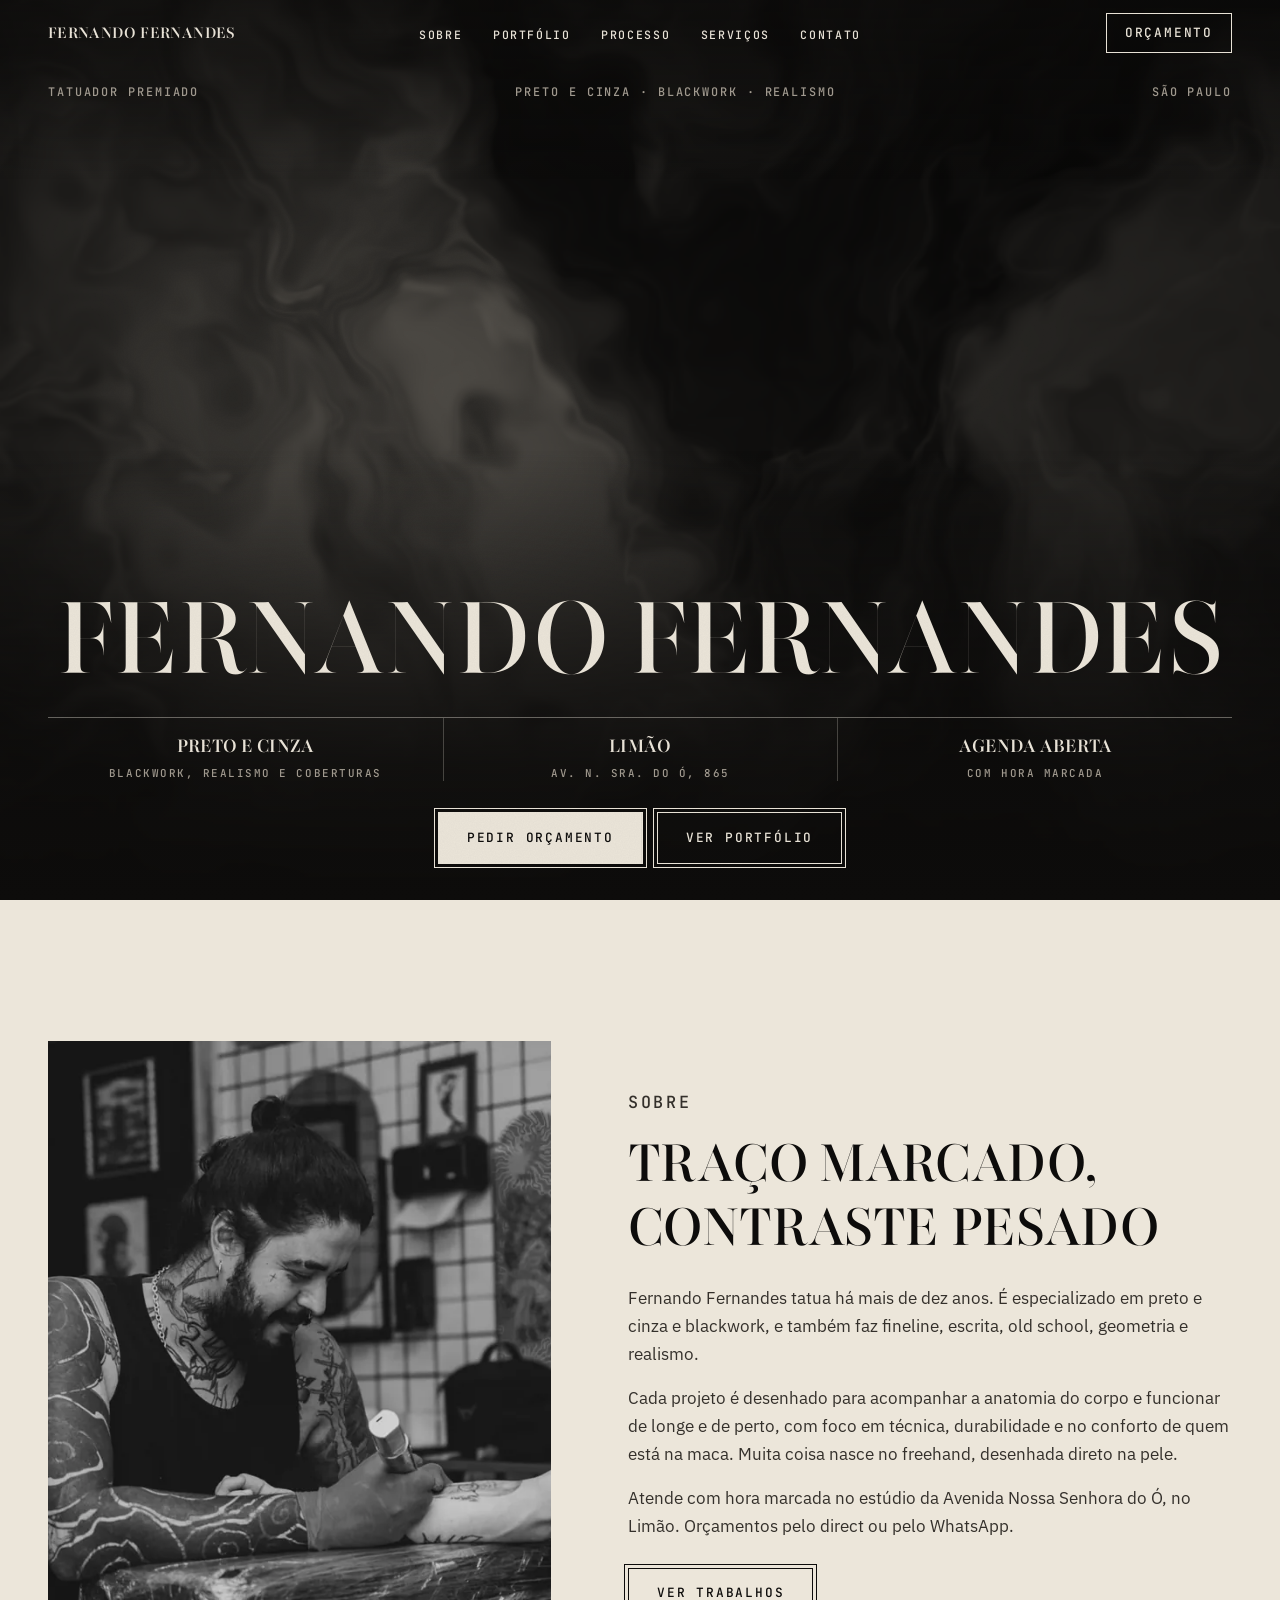
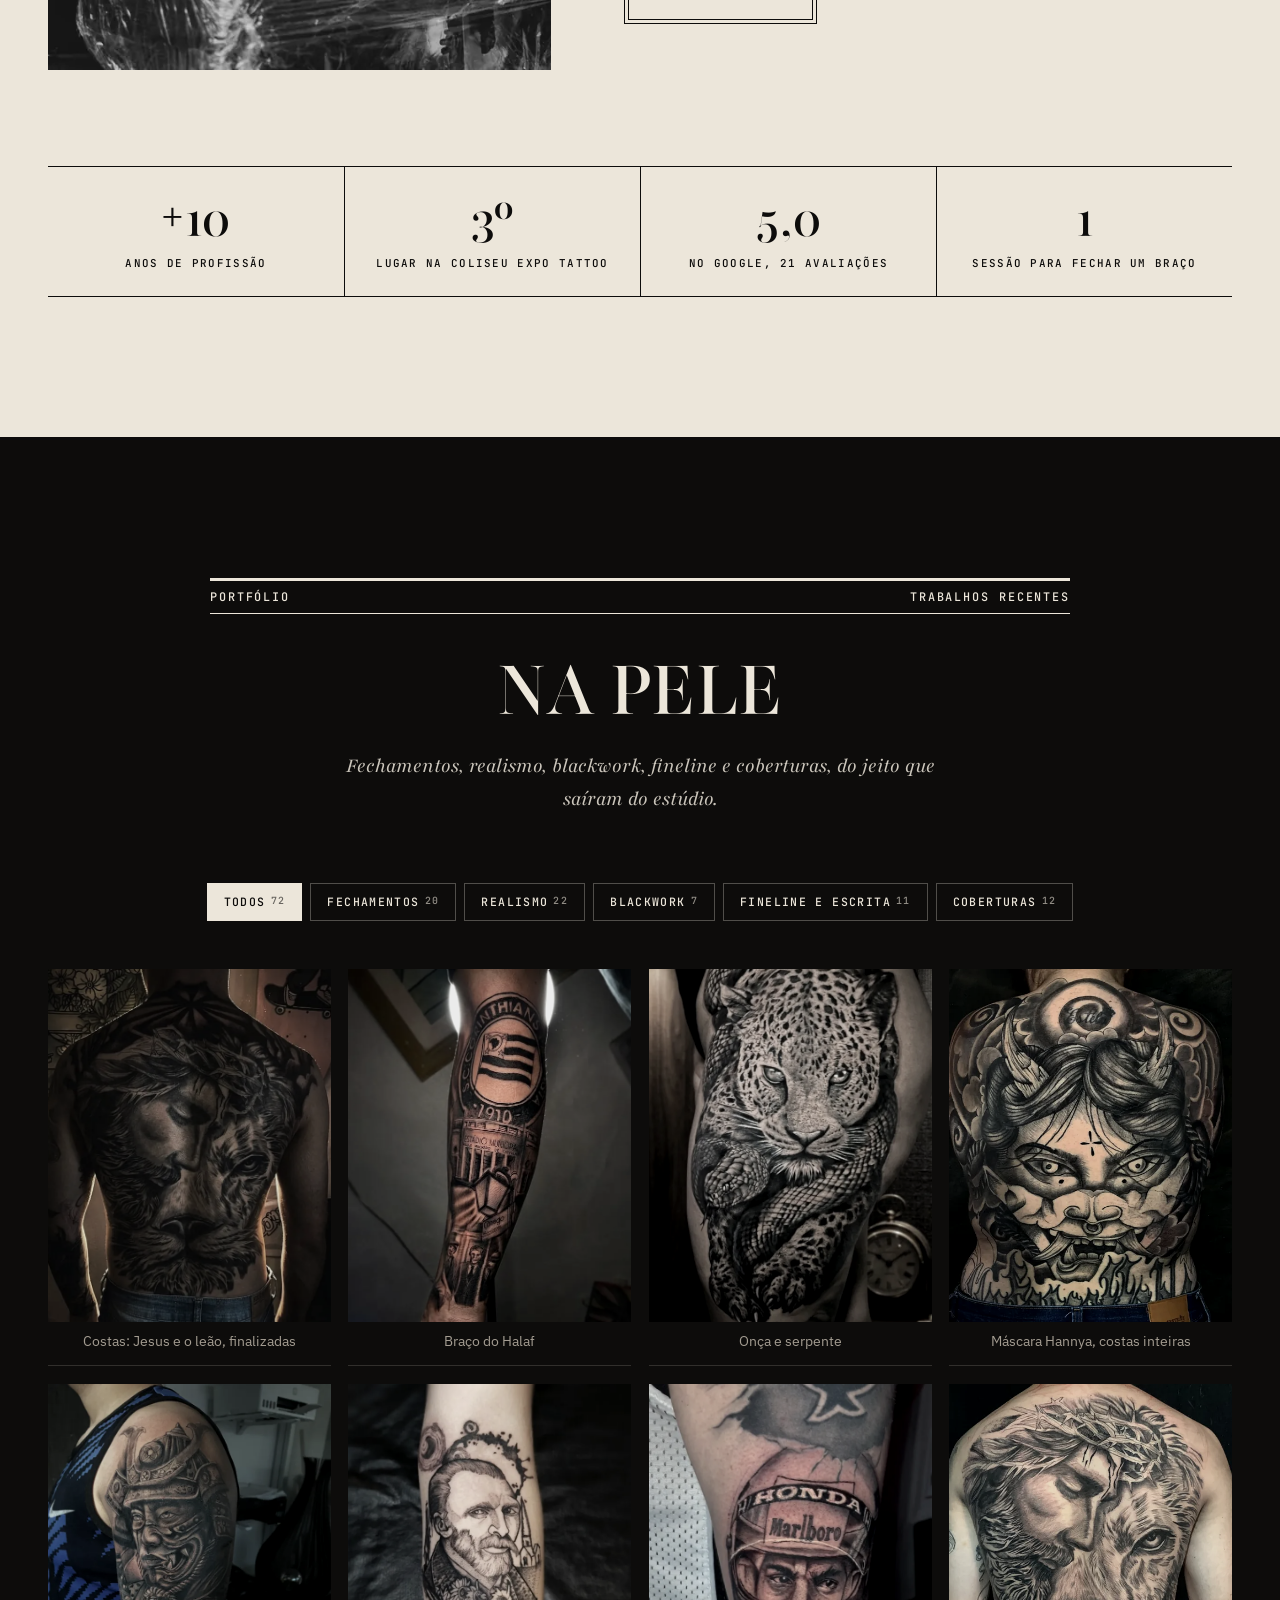
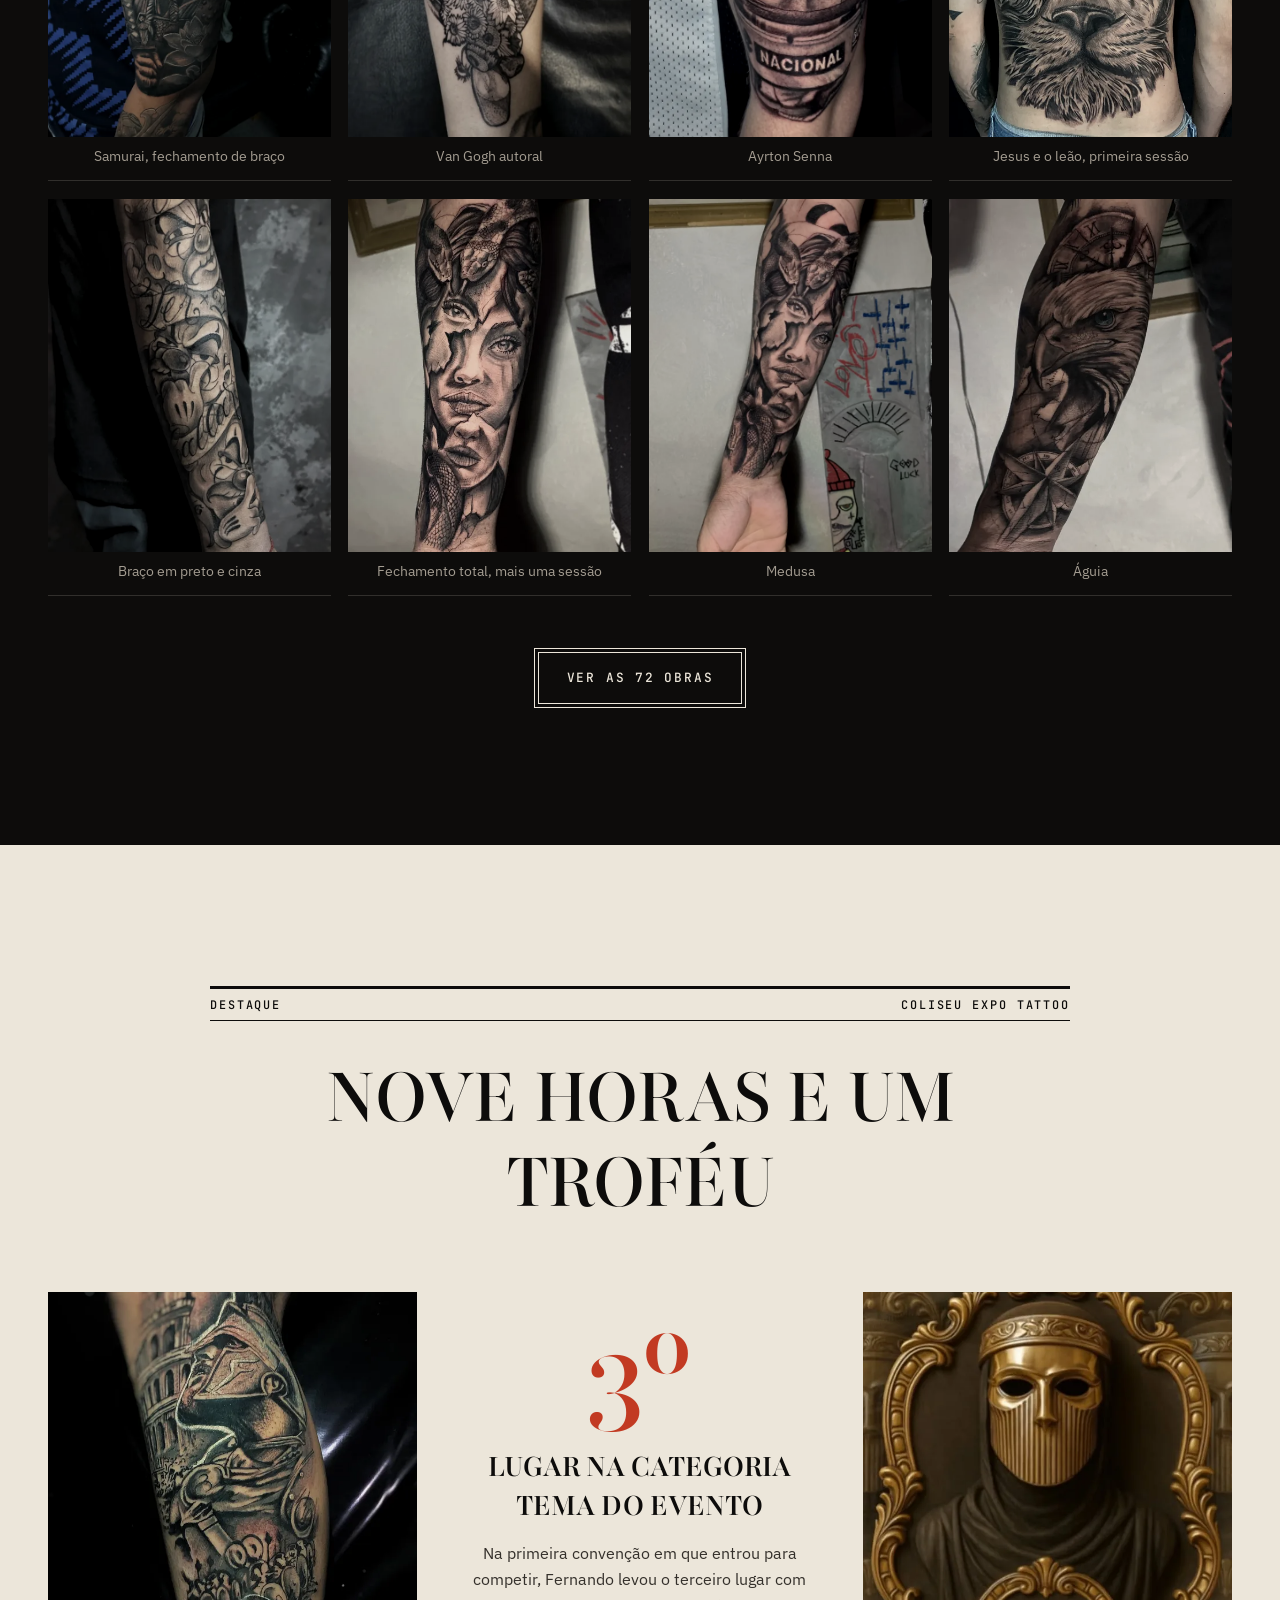
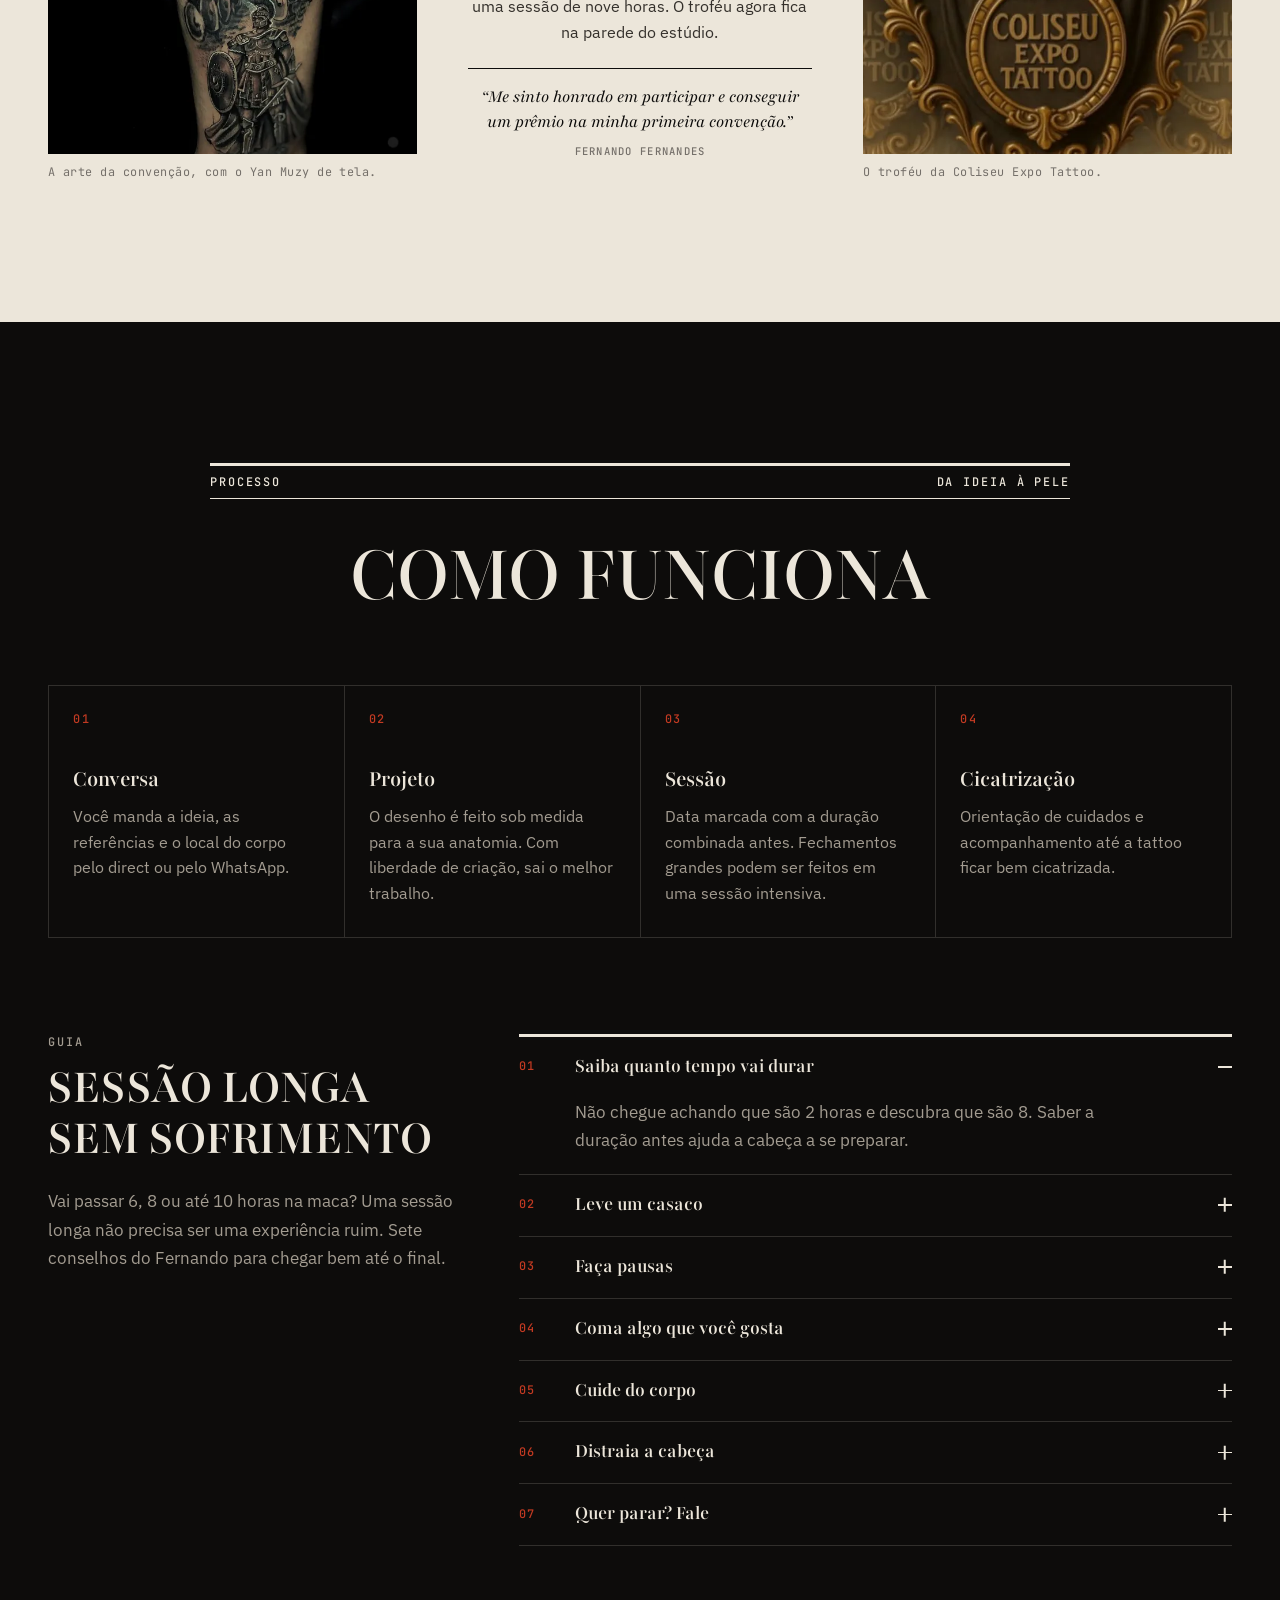
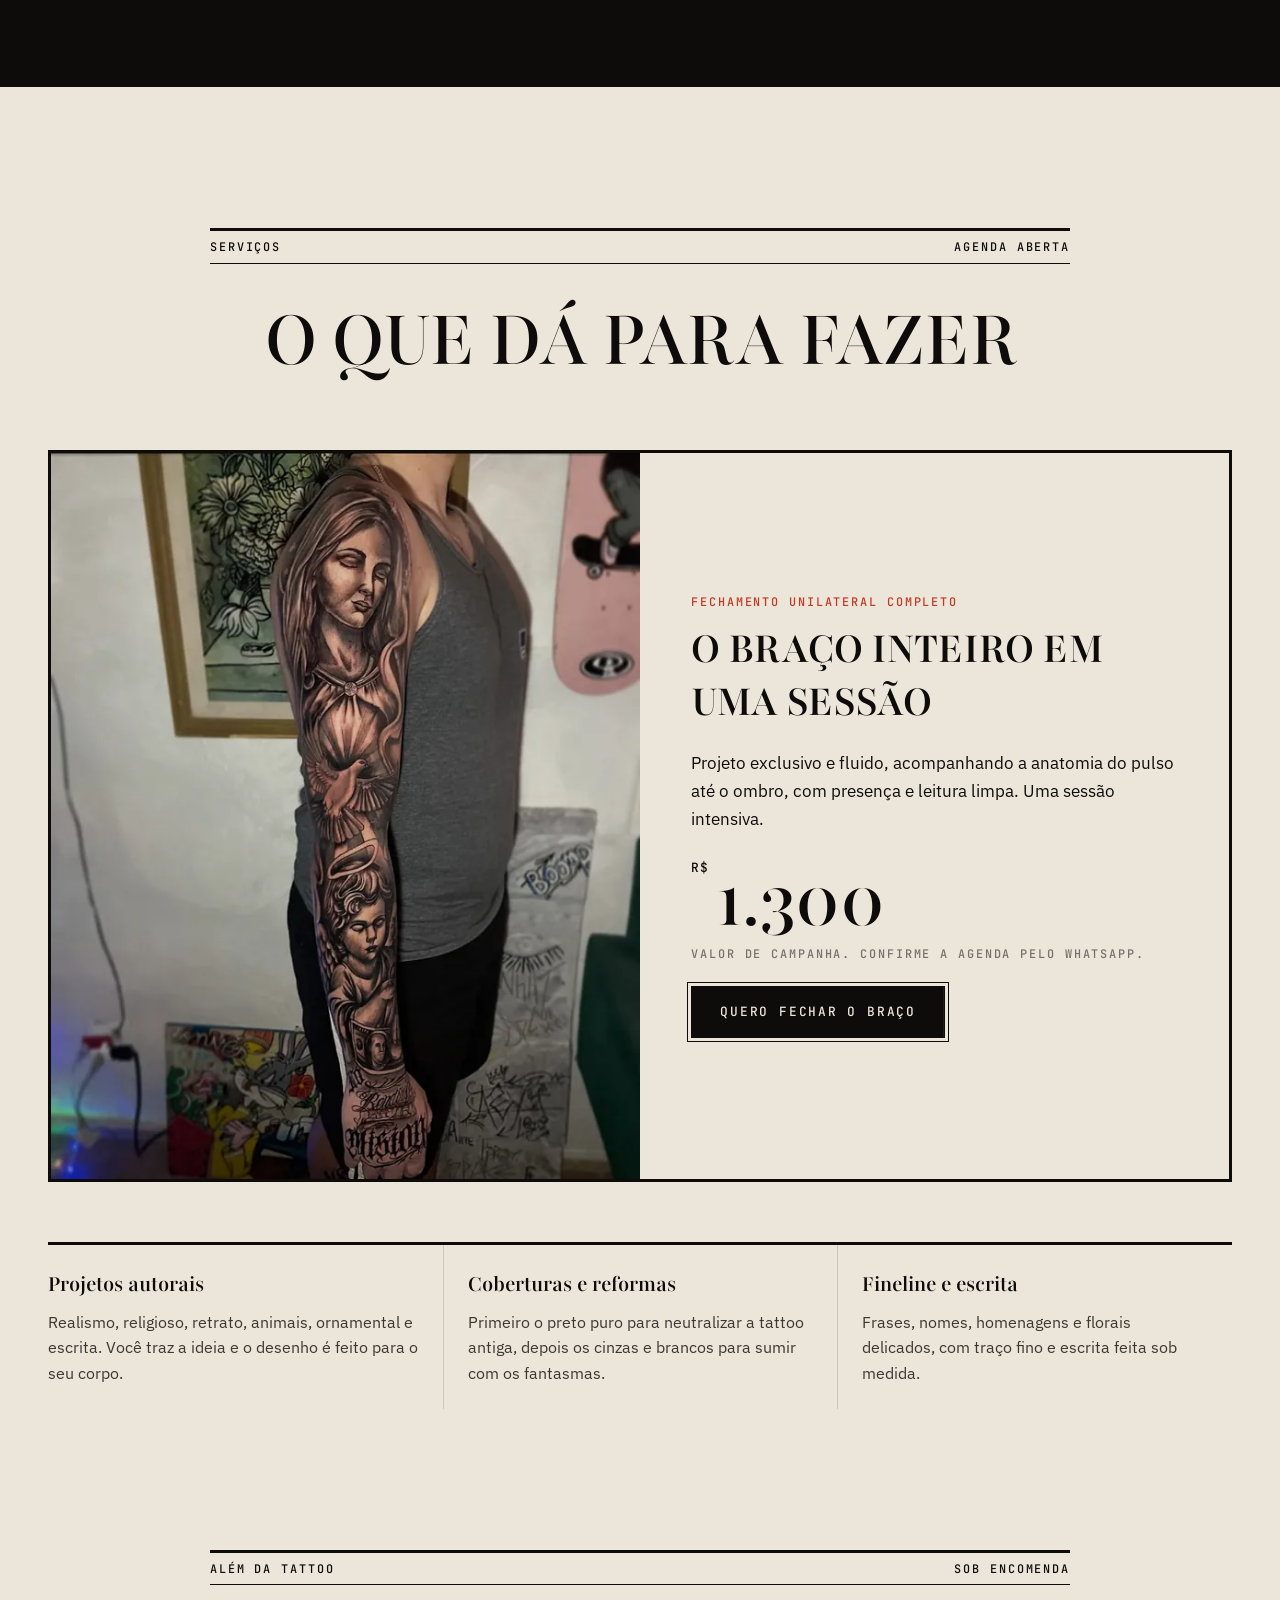
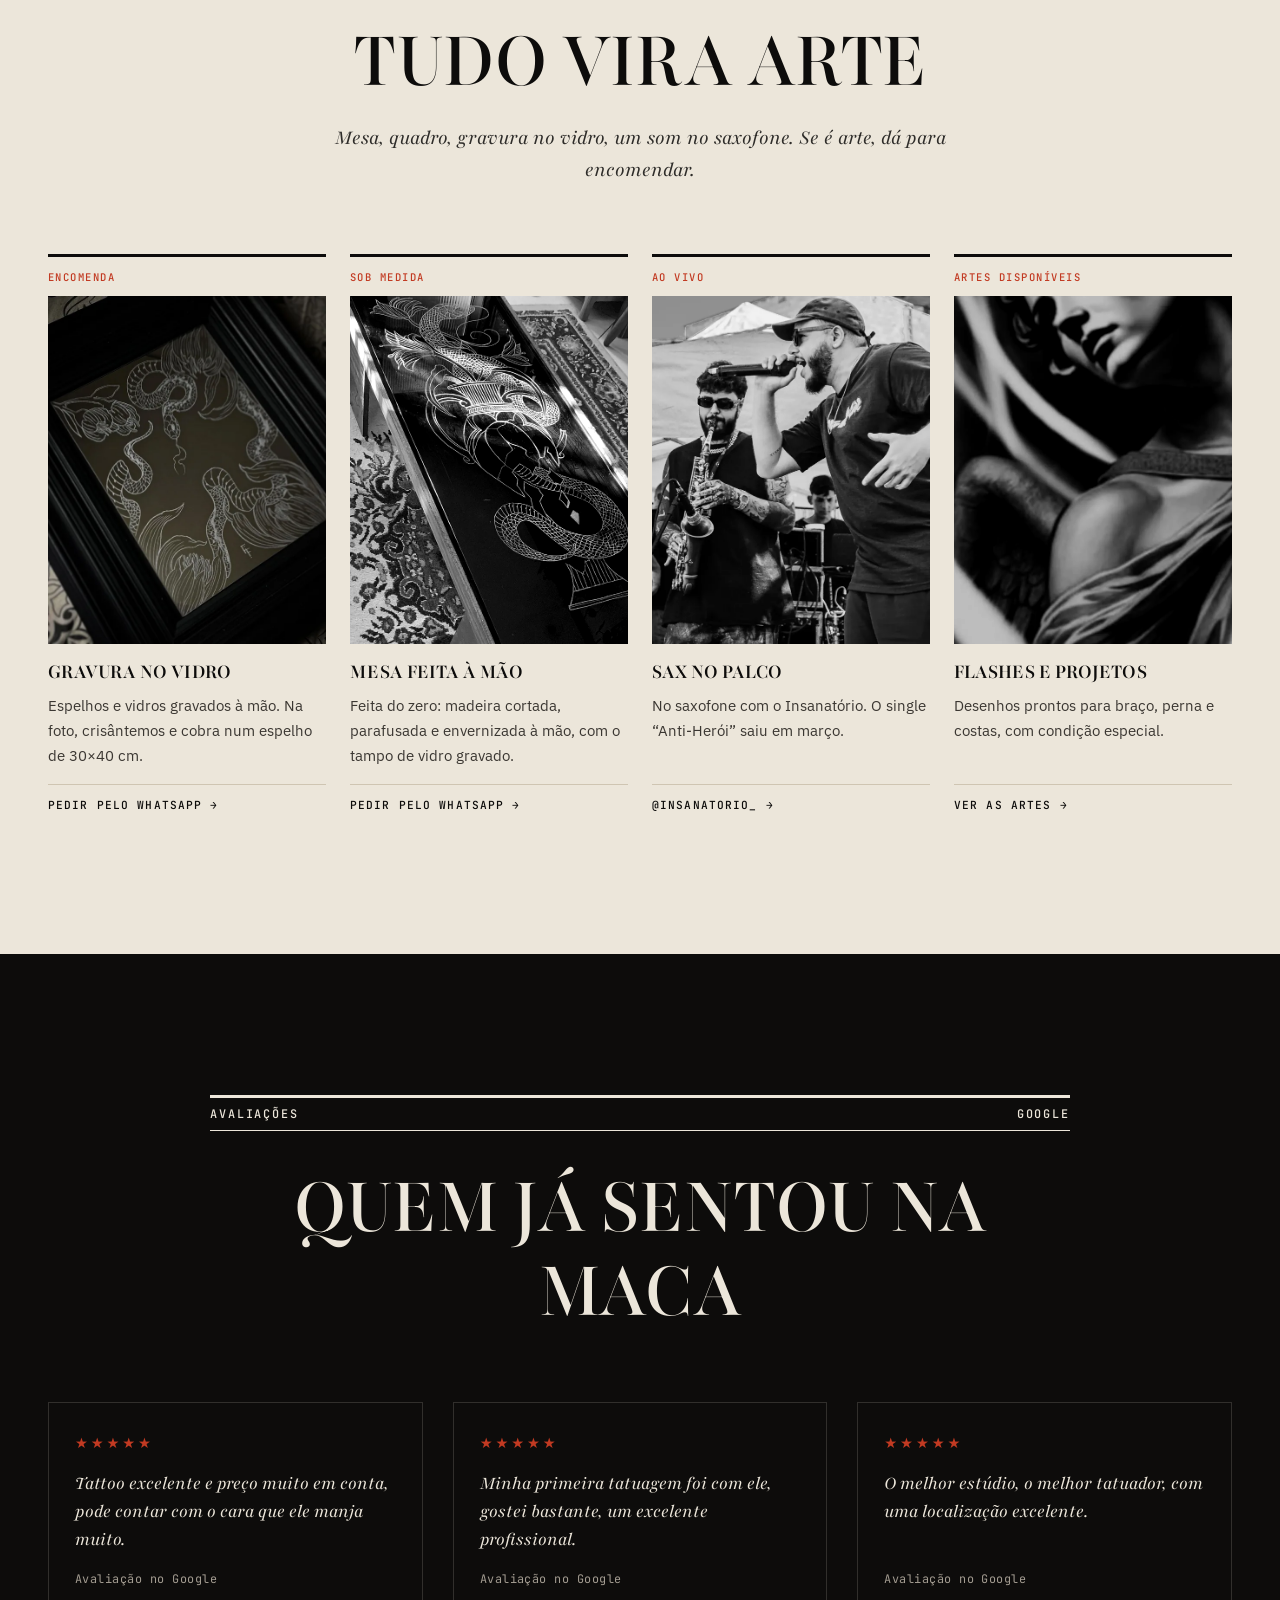
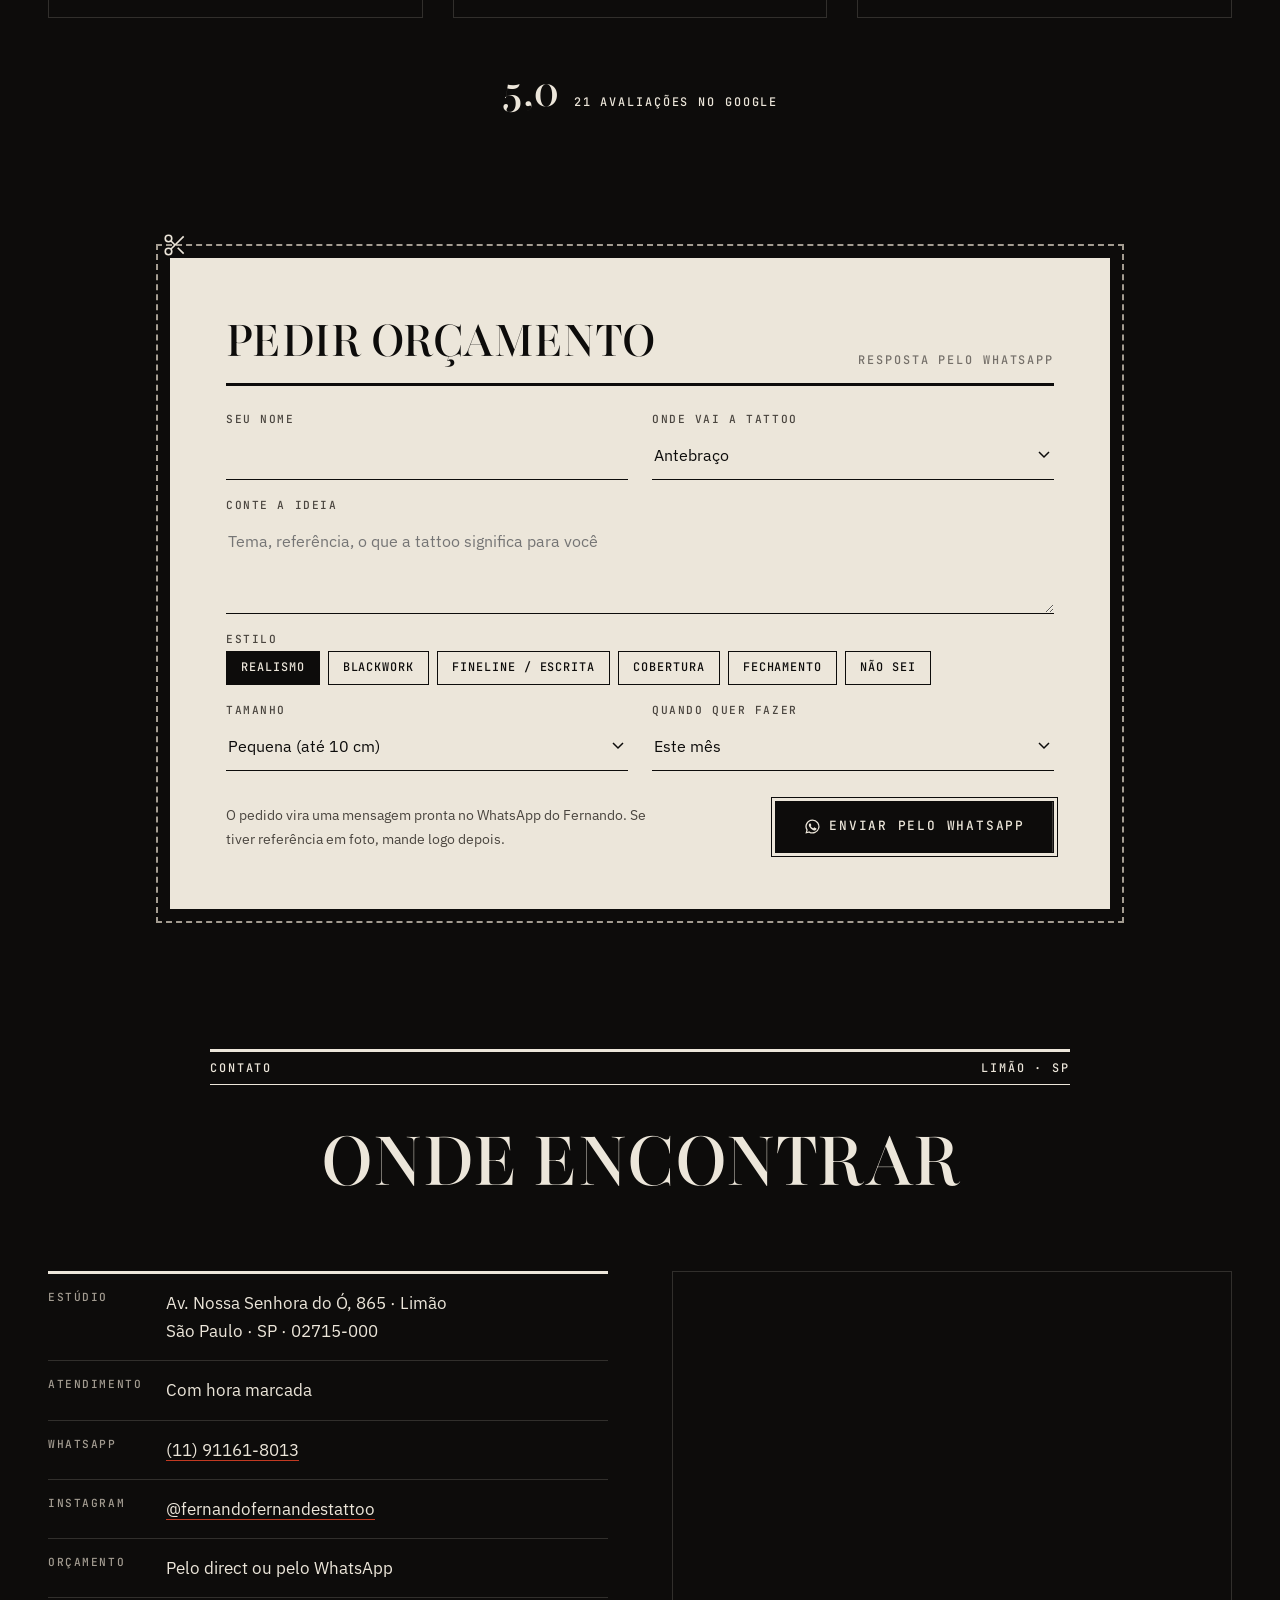
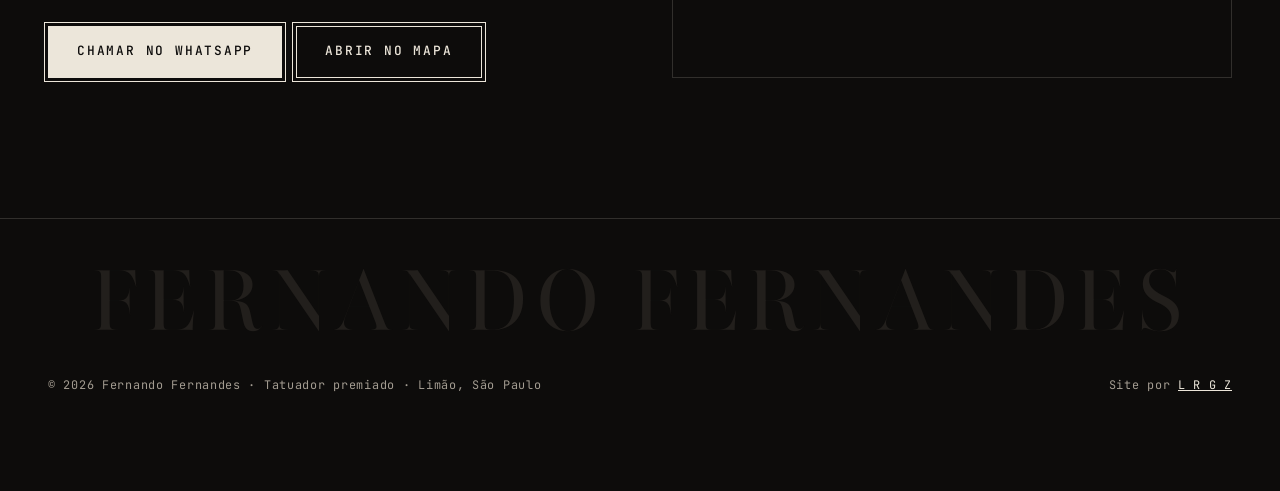
<file: index.html>
<!doctype html>
<html lang="pt-BR">
<head>
<meta charset="utf-8">
<meta name="viewport" content="width=device-width, initial-scale=1, viewport-fit=cover">
<title>Fernando Fernandes · Tatuador premiado em preto e cinza · Limão, São Paulo</title>
<meta name="description" content="Fernando Fernandes, tatuador premiado especializado em preto e cinza e blackwork, com mais de 10 anos de experiência. Fechamentos, realismo, coberturas e projetos autorais no Limão, Zona Norte de São Paulo. Atendimento com hora marcada.">
<meta name="robots" content="index, follow, max-image-preview:large">
<meta name="theme-color" content="#0d0c0b">
<link rel="canonical" href="https://azeugral.github.io/fernando-fernandes/">
<meta property="og:url" content="https://azeugral.github.io/fernando-fernandes/">
<meta property="og:type" content="website">
<meta property="og:locale" content="pt_BR">
<meta property="og:site_name" content="Fernando Fernandes Tattoo">
<meta property="og:title" content="Fernando Fernandes · Tatuador premiado">
<meta property="og:description" content="Preto e cinza e blackwork no Limão, Zona Norte de São Paulo. Orçamento pelo WhatsApp.">
<meta property="og:image" content="https://azeugral.github.io/fernando-fernandes/og.jpg">
<meta property="og:image:width" content="1200">
<meta property="og:image:height" content="630">
<meta property="og:image:alt" content="Fernando Fernandes, tatuador premiado em preto e cinza">
<meta name="twitter:card" content="summary_large_image">
<meta name="twitter:image" content="https://azeugral.github.io/fernando-fernandes/og.jpg">
<link rel="icon" href="favicon.ico" sizes="any">
<link rel="icon" href="favicon-32.png" type="image/png">
<link rel="apple-touch-icon" href="apple-touch-icon.png">
<link rel="preconnect" href="https://fonts.googleapis.com">
<link rel="preconnect" href="https://fonts.gstatic.com" crossorigin>
<link rel="stylesheet" href="https://fonts.googleapis.com/css2?family=Playfair:ital,opsz,wdth,wght@0,5..1200,87.5..112.5,300..900;1,5..1200,87.5..112.5,300..900&family=IBM+Plex+Sans:ital,wght@0,400;0,500;0,600;1,400&family=JetBrains+Mono:wght@400;500&display=swap">
<link rel="stylesheet" href="assets/css/revista.css">
<script type="application/ld+json">
{
  "@context": "https://schema.org",
  "@type": "TattooParlor",
  "name": "Fernando Fernandes Tattoo",
  "image": "https://azeugral.github.io/fernando-fernandes/og.jpg",
  "url": "https://azeugral.github.io/fernando-fernandes/",
  "priceRange": "$$",
  "areaServed": "São Paulo",
  "telephone": "+55 11 91161-8013",
  "address": {"@type": "PostalAddress", "streetAddress": "Avenida Nossa Senhora do Ó, 865", "addressLocality": "São Paulo", "addressRegion": "SP", "postalCode": "02715-000", "addressCountry": "BR"},
  "aggregateRating": {"@type": "AggregateRating", "ratingValue": "5.0", "reviewCount": "21"},
  "sameAs": ["https://www.instagram.com/fernandofernandestattoo/"]
}
</script>
</head>
<body>

<header class="topo" id="topo">
  <div class="wrap">
    <a class="marca" href="#inicio">Fernando Fernandes</a>
    <nav aria-label="Principal">
      <ul>
        <li><a href="#sobre">Sobre</a></li>
        <li><a href="#portfolio">Portfólio</a></li>
        <li><a href="#processo">Processo</a></li>
        <li><a href="#servicos">Serviços</a></li>
        <li><a href="#contato">Contato</a></li>
      </ul>
    </nav>
    <div class="acoes">
      <a class="btn" href="#orcamento">Orçamento</a>
      <button class="menu-btn" type="button" aria-expanded="false" aria-controls="gaveta">Menu</button>
    </div>
  </div>
</header>

<div class="gaveta" id="gaveta" aria-hidden="true">
  <div class="linha-topo">
    <span class="rotulo">Fernando Fernandes</span>
    <button class="fechar" type="button">Fechar</button>
  </div>
  <ol>
    <li><a href="#sobre">Sobre</a></li>
    <li><a href="#portfolio">Portfólio</a></li>
    <li><a href="#processo">Processo</a></li>
    <li><a href="#servicos">Serviços</a></li>
    <li><a href="#avaliacoes">Avaliações</a></li>
    <li><a href="#contato">Contato</a></li>
  </ol>
  <a class="btn escuro cheio" href="#orcamento">Pedir orçamento</a>
</div>

<main>

<!-- HERO -->
<section class="hero" id="inicio">
  <canvas class="hero-tinta" id="tinta" aria-hidden="true"></canvas>
  <video class="hero-video" id="tinta-video" muted loop playsinline webkit-playsinline disablepictureinpicture preload="none" poster="assets/img/tinta-poster.webp" data-em-pe="assets/video/tinta-celular.mp4" data-deitado="assets/video/tinta-deitado.mp4" aria-hidden="true"></video>

  <div class="hero-topo rotulo">
    <div class="wrap"><span>Tatuador premiado</span><span class="some">Preto e cinza · Blackwork · Realismo</span><span>São Paulo</span></div>
  </div>

  <div class="hero-corpo">
    <h1 id="nome"><span>Fernando</span> <span>Fernandes</span></h1>
    <div class="hero-info">
      <div><b>Preto e cinza</b><span>Blackwork, realismo e coberturas</span></div>
      <div><b>Limão</b><span>Av. N. Sra. do Ó, 865</span></div>
      <div><b>Agenda aberta</b><span>Com hora marcada</span></div>
    </div>
    <div class="hero-acoes">
      <a class="btn cheio" href="#orcamento">Pedir orçamento</a>
      <a class="btn" href="#portfolio">Ver portfólio</a>
    </div>
  </div>
</section>

<!-- SOBRE -->
<section class="papel secao" id="sobre">
  <div class="wrap">
    <div class="sobre">
      <figure class="surge">
        <img src="assets/img/fer-maquina-720.webp" srcset="assets/img/fer-maquina-720.webp 720w, assets/img/fer-maquina-1200.webp 1200w" sizes="(max-width: 820px) 92vw, 540px" alt="Fernando Fernandes tatuando um antebraço no estúdio" loading="lazy" width="720" height="720">
      </figure>
      <div class="surge">
        <p class="rotulo vermelho">Sobre</p>
        <h2 class="display">Traço marcado, contraste pesado</h2>
        <p>Fernando Fernandes tatua há mais de dez anos. É especializado em preto e cinza e blackwork, e também faz fineline, escrita, old school, geometria e realismo.</p>
        <p>Cada projeto é desenhado para acompanhar a anatomia do corpo e funcionar de longe e de perto, com foco em técnica, durabilidade e no conforto de quem está na maca. Muita coisa nasce no freehand, desenhada direto na pele.</p>
        <p>Atende com hora marcada no estúdio da Avenida Nossa Senhora do Ó, no Limão. Orçamentos pelo direct ou pelo WhatsApp.</p>
        <a class="btn escuro" href="#portfolio" style="margin-top: 10px;">Ver trabalhos</a>
      </div>
    </div>

    <div class="ficha surge" aria-label="Em números">
      <div><b><i>+</i>10</b><span>anos de profissão</span></div>
      <div><b>3º</b><span>lugar na Coliseu Expo Tattoo</span></div>
      <div><b>5,0</b><span>no Google, 21 avaliações</span></div>
      <div><b>1</b><span>sessão para fechar um braço</span></div>
    </div>
  </div>
</section>

<!-- PORTFÓLIO -->
<section class="tinta secao" id="portfolio">
  <div class="wrap">
    <div class="cab">
      <div class="regua rotulo"><span>Portfólio</span><span>Trabalhos recentes</span></div>
      <h2 class="display">Na pele</h2>
      <p class="olho">Fechamentos, realismo, blackwork, fineline e coberturas, do jeito que saíram do estúdio.</p>
    </div>
    <div class="filtros" role="group" aria-label="Filtrar portfólio"></div>
    <div class="galeria" id="galeria" data-limite="12"></div>
    <div class="portfolio-pe">
      <a class="btn" href="portfolio.html">Ver as 72 obras</a>
    </div>
  </div>
</section>

<!-- DESTAQUE -->
<section class="papel secao" id="premio">
  <div class="wrap">
    <div class="cab">
      <div class="regua rotulo"><span>Destaque</span><span>Coliseu Expo Tattoo</span></div>
      <h2 class="display">Nove horas e um troféu</h2>
    </div>
    <div class="premio">
      <figure class="surge">
        <img src="assets/obras/o163-640.webp" srcset="assets/obras/o163-640.webp 640w, assets/obras/o163-1280.webp 1280w" sizes="(max-width: 820px) 46vw, 400px" alt="Tatuagem de perna feita para a Coliseu Expo Tattoo" loading="lazy" width="640" height="800">
        <figcaption>A arte da convenção, com o Yan Muzy de tela.</figcaption>
      </figure>
      <div class="texto surge">
        <span class="lugar">3º</span>
        <h3>Lugar na categoria tema do evento</h3>
        <p>Na primeira convenção em que entrou para competir, Fernando levou o terceiro lugar com uma sessão de nove horas. O troféu agora fica na parede do estúdio.</p>
        <blockquote class="citacao">“Me sinto honrado em participar e conseguir um prêmio na minha primeira convenção.”<cite>Fernando Fernandes</cite></blockquote>
      </div>
      <figure class="surge">
        <img src="assets/img/premio-640.webp" srcset="assets/img/premio-640.webp 640w, assets/img/premio-1000.webp 1000w" sizes="(max-width: 820px) 46vw, 400px" alt="Troféu da Coliseu Expo Tattoo, uma máscara dourada em moldura barroca" loading="lazy" width="640" height="800">
        <figcaption>O troféu da Coliseu Expo Tattoo.</figcaption>
      </figure>
    </div>
  </div>
</section>

<!-- PROCESSO -->
<section class="tinta secao" id="processo">
  <div class="wrap">
    <div class="cab">
      <div class="regua rotulo"><span>Processo</span><span>Da ideia à pele</span></div>
      <h2 class="display">Como funciona</h2>
    </div>
    <ol class="passos">
      <li class="surge"><h3>Conversa</h3><p>Você manda a ideia, as referências e o local do corpo pelo direct ou pelo WhatsApp.</p></li>
      <li class="surge"><h3>Projeto</h3><p>O desenho é feito sob medida para a sua anatomia. Com liberdade de criação, sai o melhor trabalho.</p></li>
      <li class="surge"><h3>Sessão</h3><p>Data marcada com a duração combinada antes. Fechamentos grandes podem ser feitos em uma sessão intensiva.</p></li>
      <li class="surge"><h3>Cicatrização</h3><p>Orientação de cuidados e acompanhamento até a tattoo ficar bem cicatrizada.</p></li>
    </ol>

    <div class="guia">
      <div class="surge">
        <p class="rotulo vermelho">Guia</p>
        <h3>Sessão longa sem sofrimento</h3>
        <p>Vai passar 6, 8 ou até 10 horas na maca? Uma sessão longa não precisa ser uma experiência ruim. Sete conselhos do Fernando para chegar bem até o final.</p>
      </div>
      <div class="dicas surge">
        <details open><summary><span class="n">01</span>Saiba quanto tempo vai durar<span class="mais"></span></summary><p>Não chegue achando que são 2 horas e descubra que são 8. Saber a duração antes ajuda a cabeça a se preparar.</p></details>
        <details><summary><span class="n">02</span>Leve um casaco<span class="mais"></span></summary><p>O estúdio pode estar gelado e você fica horas parado. Ficar aquecido faz muita diferença.</p></details>
        <details><summary><span class="n">03</span>Faça pausas<span class="mais"></span></summary><p>A cada 45 minutos ou 1 hora, levante, estique o corpo, tome água, vá ao banheiro. Seu tatuador também agradece.</p></details>
        <details><summary><span class="n">04</span>Coma algo que você gosta<span class="mais"></span></summary><p>Uma boa refeição antes ou no intervalo recupera a energia e deixa a experiência mais leve.</p></details>
        <details><summary><span class="n">05</span>Cuide do corpo<span class="mais"></span></summary><p>Almofada, travesseiro, apoio, ajuste da maca. Uma posição ruim por 8 horas dói mais que a própria tatuagem.</p></details>
        <details><summary><span class="n">06</span>Distraia a cabeça<span class="mais"></span></summary><p>Filme, série, podcast, música. Qualquer coisa que tire o “será que ainda falta muito?”.</p></details>
        <details><summary><span class="n">07</span>Quer parar? Fale<span class="mais"></span></summary><p>Banheiro, água, mudar de posição, respirar. Não existe prêmio para quem sofre mais: sessão longa é uma parceria entre tatuador e cliente.</p></details>
      </div>
    </div>
  </div>
</section>

<!-- SERVIÇOS -->
<section class="papel secao" id="servicos">
  <div class="wrap">
    <div class="cab">
      <div class="regua rotulo"><span>Serviços</span><span>Agenda aberta</span></div>
      <h2 class="display">O que dá para fazer</h2>
    </div>

    <div class="anuncio surge">
      <div class="foto"><img src="assets/obras/o018-640.webp" srcset="assets/obras/o018-640.webp 640w, assets/obras/o018-1280.webp 1280w" sizes="(max-width: 820px) 92vw, 620px" alt="Fechamento de braço em preto e cinza concluído" loading="lazy" width="640" height="800"></div>
      <div class="texto">
        <p class="rotulo vermelho">Fechamento unilateral completo</p>
        <h3>O braço inteiro em uma sessão</h3>
        <p>Projeto exclusivo e fluido, acompanhando a anatomia do pulso até o ombro, com presença e leitura limpa. Uma sessão intensiva.</p>
        <p class="preco"><small>R$</small>1.300</p>
        <p class="rotulo cinza" style="margin-bottom: 24px;">Valor de campanha. Confirme a agenda pelo WhatsApp.</p>
        <a class="btn escuro cheio" href="#orcamento">Quero fechar o braço</a>
      </div>
    </div>

    <div class="servicos">
      <div class="surge"><h3>Projetos autorais</h3><p>Realismo, religioso, retrato, animais, ornamental e escrita. Você traz a ideia e o desenho é feito para o seu corpo.</p></div>
      <div class="surge"><h3>Coberturas e reformas</h3><p>Primeiro o preto puro para neutralizar a tattoo antiga, depois os cinzas e brancos para sumir com os fantasmas.</p></div>
      <div class="surge"><h3>Fineline e escrita</h3><p>Frases, nomes, homenagens e florais delicados, com traço fino e escrita feita sob medida.</p></div>
    </div>
  </div>
</section>

<!-- ALÉM DA TATTOO -->
<section class="papel secao" id="alem" style="padding-top: 0;">
  <div class="wrap">
    <div class="cab">
      <div class="regua rotulo"><span>Além da tattoo</span><span>Sob encomenda</span></div>
      <h2 class="display">Tudo vira arte</h2>
      <p class="olho">Mesa, quadro, gravura no vidro, um som no saxofone. Se é arte, dá para encomendar.</p>
    </div>
    <div class="cards">
      <article class="card surge">
        <span class="tipo">Encomenda</span>
        <div class="roda" aria-label="Espelho gravado à mão com crisântemos e cobra, três fotos">
          <img src="assets/img/vidro-1-640.webp" srcset="assets/img/vidro-1-640.webp 640w, assets/img/vidro-1-1000.webp 1000w" sizes="(max-width: 520px) 46vw, (max-width: 1080px) 46vw, 300px" alt="Espelho gravado à mão com crisântemos e cobra, em moldura preta" loading="lazy" width="640" height="800">
          <img src="assets/img/vidro-2-640.webp" srcset="assets/img/vidro-2-640.webp 640w, assets/img/vidro-2-1000.webp 1000w" sizes="(max-width: 520px) 46vw, (max-width: 1080px) 46vw, 300px" alt="Detalhe da cobra gravada no espelho" loading="lazy" width="640" height="800">
          <img src="assets/img/vidro-3-640.webp" srcset="assets/img/vidro-3-640.webp 640w, assets/img/vidro-3-1000.webp 1000w" sizes="(max-width: 520px) 46vw, (max-width: 1080px) 46vw, 300px" alt="Espelho gravado visto de lado, com a assinatura FF" loading="lazy" width="640" height="800">
        </div>
        <h3>Gravura no vidro</h3>
        <p>Espelhos e vidros gravados à mão. Na foto, crisântemos e cobra num espelho de 30×40 cm.</p>
        <a class="contato" href="https://wa.me/5511911618013?text=Ol%C3%A1%2C%20Fernando!%20Quero%20saber%20sobre%20gravura%20no%20vidro." target="_blank" rel="noopener">Pedir pelo WhatsApp →</a>
      </article>
      <article class="card surge">
        <span class="tipo">Sob medida</span>
        <img src="assets/img/mesa-vidro-640.webp" alt="Mesa de centro artesanal com tampo de vidro gravado" loading="lazy" width="640" height="800">
        <h3>Mesa feita à mão</h3>
        <p>Feita do zero: madeira cortada, parafusada e envernizada à mão, com o tampo de vidro gravado.</p>
        <a class="contato" href="https://wa.me/5511911618013?text=Ol%C3%A1%2C%20Fernando!%20Quero%20saber%20sobre%20m%C3%B3veis%20feitos%20%C3%A0%20m%C3%A3o." target="_blank" rel="noopener">Pedir pelo WhatsApp →</a>
      </article>
      <article class="card surge">
        <span class="tipo">Ao vivo</span>
        <img src="assets/img/fer-sax-640.webp" alt="Fernando tocando saxofone num show de hip-hop" loading="lazy" width="640" height="800">
        <h3>Sax no palco</h3>
        <p>No saxofone com o Insanatório. O single “Anti-Herói” saiu em março.</p>
        <a class="contato" href="https://www.instagram.com/insanatorio_/" target="_blank" rel="noopener">@insanatorio_ →</a>
      </article>
      <article class="card surge">
        <span class="tipo">Artes disponíveis</span>
        <img src="assets/img/arte-disponivel-640.webp" alt="Desenho disponível de anjo em preto e cinza para fechamento de braço" loading="lazy" width="640" height="800">
        <h3>Flashes e projetos</h3>
        <p>Desenhos prontos para braço, perna e costas, com condição especial.</p>
        <a class="contato" href="https://wa.me/5511911618013?text=Ol%C3%A1%2C%20Fernando!%20Quero%20ver%20as%20artes%20dispon%C3%ADveis." target="_blank" rel="noopener">Ver as artes →</a>
      </article>
    </div>
  </div>
</section>

<!-- AVALIAÇÕES -->
<section class="tinta secao" id="avaliacoes">
  <div class="wrap">
    <div class="cab">
      <div class="regua rotulo"><span>Avaliações</span><span>Google</span></div>
      <h2 class="display">Quem já sentou na maca</h2>
    </div>
    <div class="cartas">
      <figure class="carta surge"><span class="estrelas" aria-label="5 estrelas">★★★★★</span><blockquote>Tattoo excelente e preço muito em conta, pode contar com o cara que ele manja muito.</blockquote><figcaption>Avaliação no Google</figcaption></figure>
      <figure class="carta surge"><span class="estrelas" aria-label="5 estrelas">★★★★★</span><blockquote>Minha primeira tatuagem foi com ele, gostei bastante, um excelente profissional.</blockquote><figcaption>Avaliação no Google</figcaption></figure>
      <figure class="carta surge"><span class="estrelas" aria-label="5 estrelas">★★★★★</span><blockquote>O melhor estúdio, o melhor tatuador, com uma localização excelente.</blockquote><figcaption>Avaliação no Google</figcaption></figure>
    </div>
    <div class="nota surge"><b>5,0</b><span class="rotulo">21 avaliações no Google</span></div>
  </div>
</section>

<!-- ORÇAMENTO -->
<section class="tinta secao" id="orcamento" style="padding-top: 0;">
  <div class="wrap">
    <form class="cupom surge" id="form-cupom" novalidate>
      <svg class="tesoura" viewBox="0 0 24 24" fill="none" stroke="currentColor" stroke-width="1.5" aria-hidden="true"><circle cx="6" cy="6" r="3"/><circle cx="6" cy="18" r="3"/><path d="M20 4L8.1 15.9M14.5 14.5L20 20M8.1 8.1L12 12"/></svg>
      <div class="cupom-cab">
        <h2 class="display">Pedir orçamento</h2>
        <span class="rotulo" style="color: var(--grafite);">Resposta pelo WhatsApp</span>
      </div>
      <div class="campos">
        <div class="campo"><label for="c-nome">Seu nome</label><input id="c-nome" name="nome" autocomplete="given-name" required></div>
        <div class="campo"><label for="c-local">Onde vai a tattoo</label>
          <select id="c-local" name="local">
            <option>Antebraço</option><option>Braço inteiro</option><option>Perna</option><option>Panturrilha</option><option>Costas</option><option>Peito</option><option>Costela</option><option>Pescoço</option><option>Mão</option><option>Outro lugar</option>
          </select>
        </div>
        <div class="campo largo"><label for="c-ideia">Conte a ideia</label><textarea id="c-ideia" name="ideia" placeholder="Tema, referência, o que a tattoo significa para você" required></textarea></div>
        <fieldset class="campo largo"><legend>Estilo</legend>
          <div class="marcar">
            <label><input type="radio" name="estilo" value="Realismo preto e cinza" checked><span>Realismo</span></label>
            <label><input type="radio" name="estilo" value="Blackwork"><span>Blackwork</span></label>
            <label><input type="radio" name="estilo" value="Fineline / escrita"><span>Fineline / escrita</span></label>
            <label><input type="radio" name="estilo" value="Cobertura ou reforma"><span>Cobertura</span></label>
            <label><input type="radio" name="estilo" value="Fechamento"><span>Fechamento</span></label>
            <label><input type="radio" name="estilo" value="Ainda não sei"><span>Não sei</span></label>
          </div>
        </fieldset>
        <div class="campo"><label for="c-tam">Tamanho</label>
          <select id="c-tam" name="tamanho">
            <option>Pequena (até 10 cm)</option><option>Média (10 a 20 cm)</option><option>Grande (mais de 20 cm)</option><option>Fechamento</option><option>Não sei ainda</option>
          </select>
        </div>
        <div class="campo"><label for="c-quando">Quando quer fazer</label>
          <select id="c-quando" name="quando">
            <option>Este mês</option><option>Mês que vem</option><option>Sem pressa</option>
          </select>
        </div>
      </div>
      <div class="cupom-pe">
        <p>O pedido vira uma mensagem pronta no WhatsApp do Fernando. Se tiver referência em foto, mande logo depois.</p>
        <button class="btn escuro cheio" type="submit"><svg viewBox="0 0 24 24" fill="currentColor" aria-hidden="true"><path d="M12 2a10 10 0 0 0-8.6 15.1L2 22l5-1.3A10 10 0 1 0 12 2zm0 18.2a8.2 8.2 0 0 1-4.2-1.2l-.3-.2-3 .8.8-2.9-.2-.3A8.2 8.2 0 1 1 12 20.2zm4.5-6.1c-.2-.1-1.5-.7-1.7-.8s-.4-.1-.6.1-.7.8-.8 1-.3.2-.5.1a6.7 6.7 0 0 1-3.3-2.9c-.3-.4.3-.4.7-1.4.1-.2 0-.3 0-.4l-.8-1.8c-.2-.5-.4-.4-.6-.4h-.5a1 1 0 0 0-.7.3 3 3 0 0 0-.9 2.2 5.2 5.2 0 0 0 1.1 2.7 11.8 11.8 0 0 0 4.5 4c1.7.7 2.3.8 3.2.7a2.7 2.7 0 0 0 1.8-1.3 2.2 2.2 0 0 0 .2-1.3c-.1-.1-.3-.2-.5-.3z"/></svg>Enviar pelo WhatsApp</button>
      </div>
    </form>
  </div>
</section>

<!-- CONTATO -->
<section class="tinta secao" id="contato" style="padding-top: 0;">
  <div class="wrap">
    <div class="cab">
      <div class="regua rotulo"><span>Contato</span><span>Limão · SP</span></div>
      <h2 class="display">Onde encontrar</h2>
    </div>
    <div class="contato-grade">
      <div class="surge">
        <dl>
          <dt>Estúdio</dt><dd>Av. Nossa Senhora do Ó, 865 · Limão<br>São Paulo · SP · 02715-000</dd>
          <dt>Atendimento</dt><dd>Com hora marcada</dd>
          <dt>WhatsApp</dt><dd><a href="https://wa.me/5511911618013" target="_blank" rel="noopener">(11) 91161-8013</a></dd>
          <dt>Instagram</dt><dd><a href="https://www.instagram.com/fernandofernandestattoo/" target="_blank" rel="noopener">@fernandofernandestattoo</a></dd>
          <dt>Orçamento</dt><dd>Pelo direct ou pelo WhatsApp</dd>
        </dl>
        <div class="botoes">
          <a class="btn cheio" href="https://wa.me/5511911618013?text=Ol%C3%A1%2C%20Fernando!%20Vim%20pelo%20site%20e%20quero%20um%20or%C3%A7amento." target="_blank" rel="noopener">Chamar no WhatsApp</a>
          <a class="btn" href="https://www.google.com/maps/search/?api=1&query=Avenida+Nossa+Senhora+do+%C3%93%2C+865+-+Lim%C3%A3o%2C+S%C3%A3o+Paulo+-+SP%2C+02715-000" target="_blank" rel="noopener">Abrir no mapa</a>
        </div>
      </div>
      <div class="mapa surge">
        <iframe title="Mapa do estúdio na Avenida Nossa Senhora do Ó, 865, Limão" loading="lazy" referrerpolicy="no-referrer-when-downgrade" src="https://www.google.com/maps?q=Avenida+Nossa+Senhora+do+%C3%93%2C+865+-+Lim%C3%A3o%2C+S%C3%A3o+Paulo+-+SP%2C+02715-000&output=embed"></iframe>
      </div>
    </div>
  </div>
</section>

</main>

<footer class="rodape">
  <p class="grande" aria-hidden="true">Fernando Fernandes</p>
  <div class="wrap">
    <p>© <span id="ano">2026</span> Fernando Fernandes · Tatuador premiado · Limão, São Paulo</p>
    <p>Site por <a href="https://lrgz.com.br">L R G Z</a></p>
  </div>
</footer>

<a class="zap" href="https://wa.me/5511911618013?text=Ol%C3%A1%2C%20Fernando!%20Vim%20pelo%20site%20e%20quero%20um%20or%C3%A7amento." target="_blank" rel="noopener" aria-label="Orçamento pelo WhatsApp"><svg viewBox="0 0 24 24" fill="currentColor" aria-hidden="true"><path d="M12 2a10 10 0 0 0-8.6 15.1L2 22l5-1.3A10 10 0 1 0 12 2zm0 18.2a8.2 8.2 0 0 1-4.2-1.2l-.3-.2-3 .8.8-2.9-.2-.3A8.2 8.2 0 1 1 12 20.2zm4.5-6.1c-.2-.1-1.5-.7-1.7-.8s-.4-.1-.6.1-.7.8-.8 1-.3.2-.5.1a6.7 6.7 0 0 1-3.3-2.9c-.3-.4.3-.4.7-1.4.1-.2 0-.3 0-.4l-.8-1.8c-.2-.5-.4-.4-.6-.4h-.5a1 1 0 0 0-.7.3 3 3 0 0 0-.9 2.2 5.2 5.2 0 0 0 1.1 2.7 11.8 11.8 0 0 0 4.5 4c1.7.7 2.3.8 3.2.7a2.7 2.7 0 0 0 1.8-1.3 2.2 2.2 0 0 0 .2-1.3c-.1-.1-.3-.2-.5-.3z"/></svg><span>Orçamento</span></a>

<div class="luz" id="luz" role="dialog" aria-modal="true" aria-label="Foto em tela cheia" aria-hidden="true">
  <div class="luz-topo"><span class="rotulo" id="luz-cont">1 / 1</span><button type="button" class="fechar-luz">Fechar</button></div>
  <div class="luz-palco">
    <button type="button" class="nav ant" aria-label="Foto anterior"><svg viewBox="0 0 16 16" fill="none" stroke="currentColor" stroke-width="1.5"><path d="M10 3L5 8l5 5"/></svg></button>
    <img id="luz-img" alt="">
    <button type="button" class="nav prox" aria-label="Próxima foto"><svg viewBox="0 0 16 16" fill="none" stroke="currentColor" stroke-width="1.5"><path d="M6 3l5 5-5 5"/></svg></button>
  </div>
  <div class="luz-pe" id="luz-leg"></div>
</div>

<script src="assets/js/obras.js"></script>
<script src="assets/js/tinta.js"></script>
<script src="assets/js/revista.js"></script>
</body>
</html>
</file>
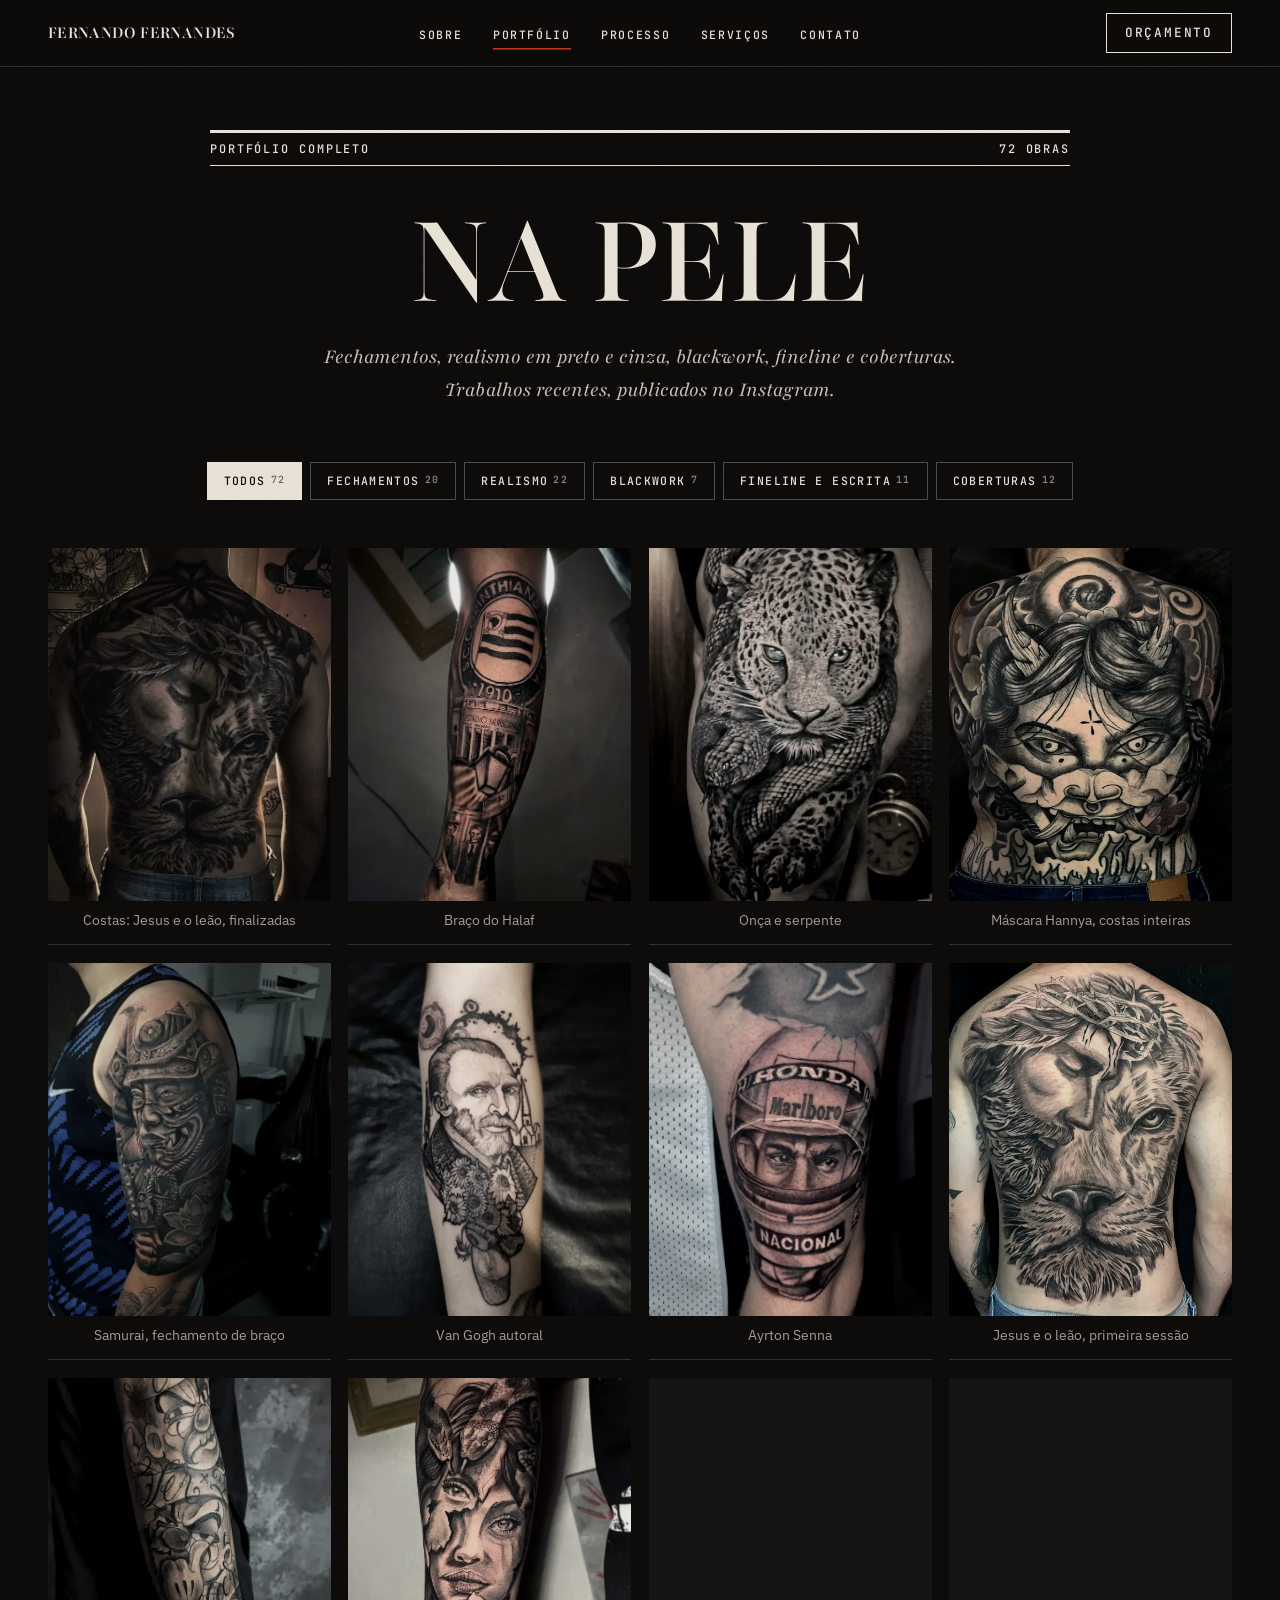
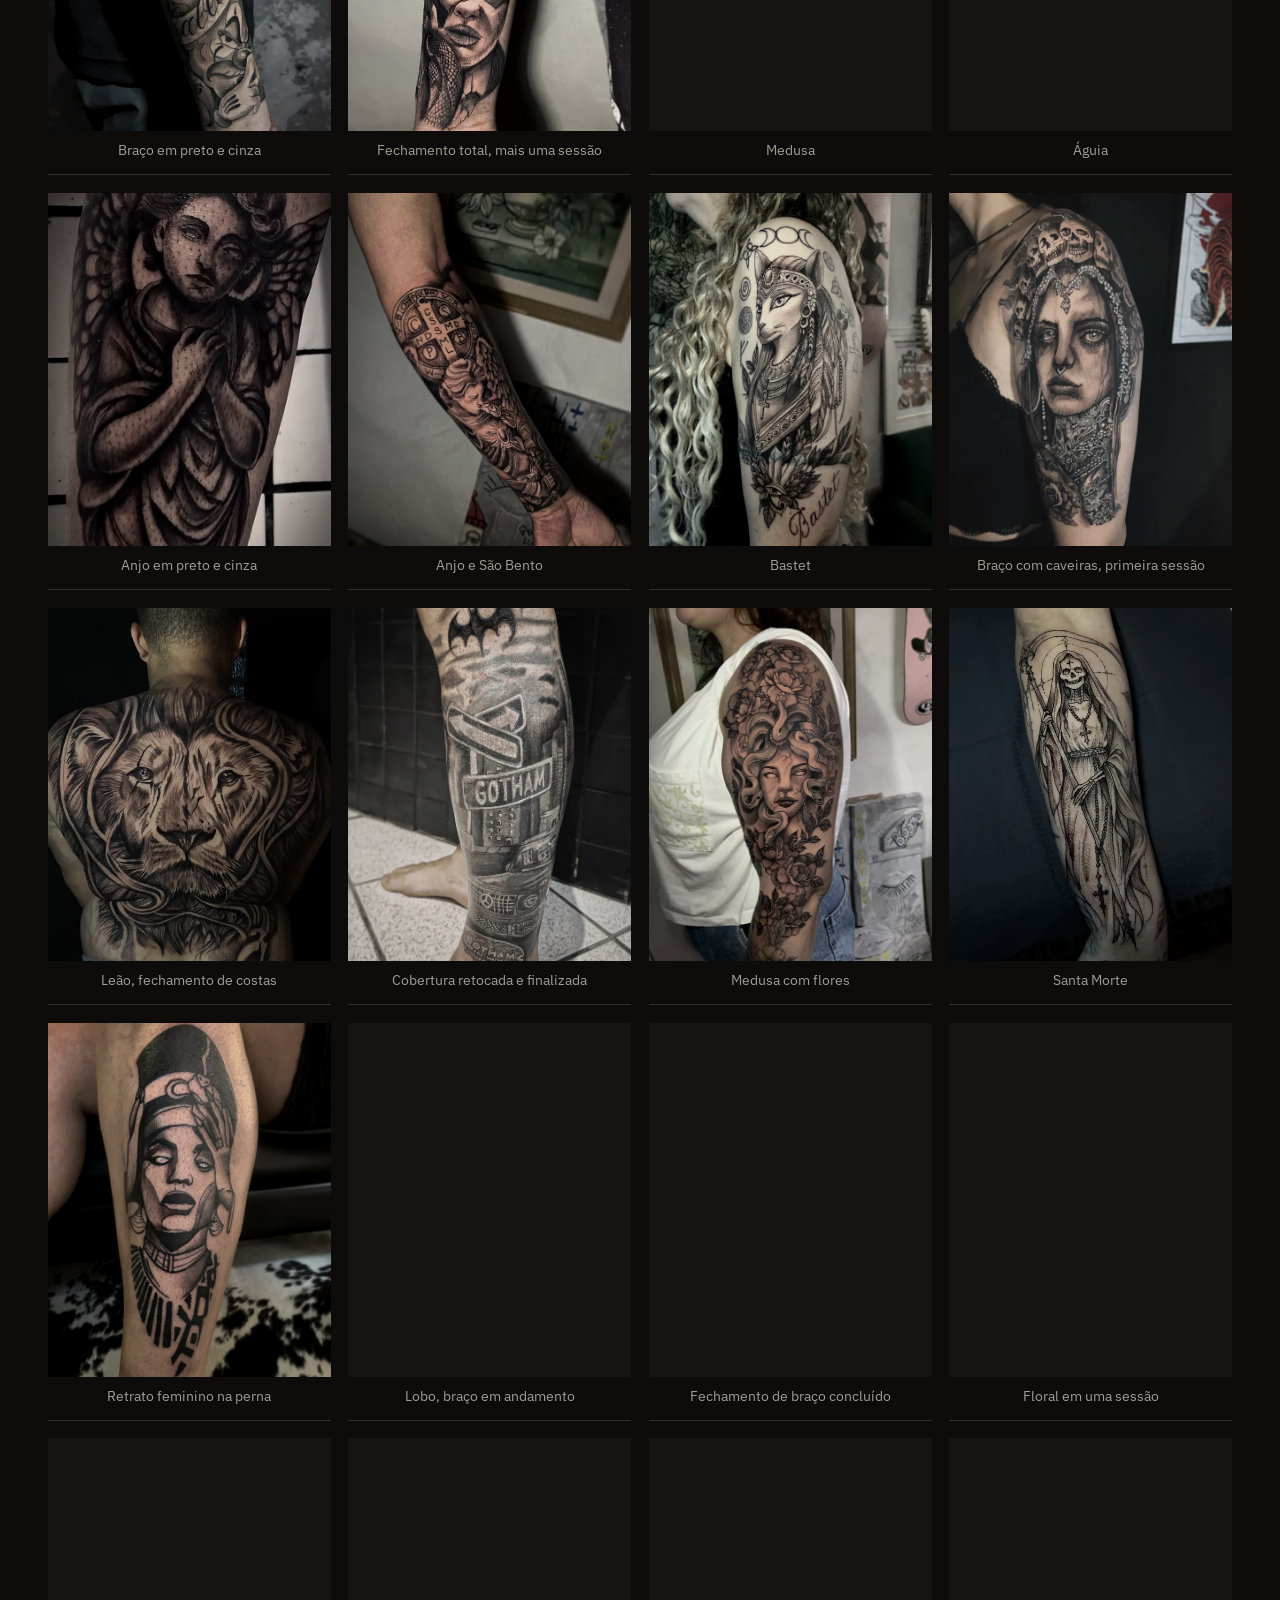
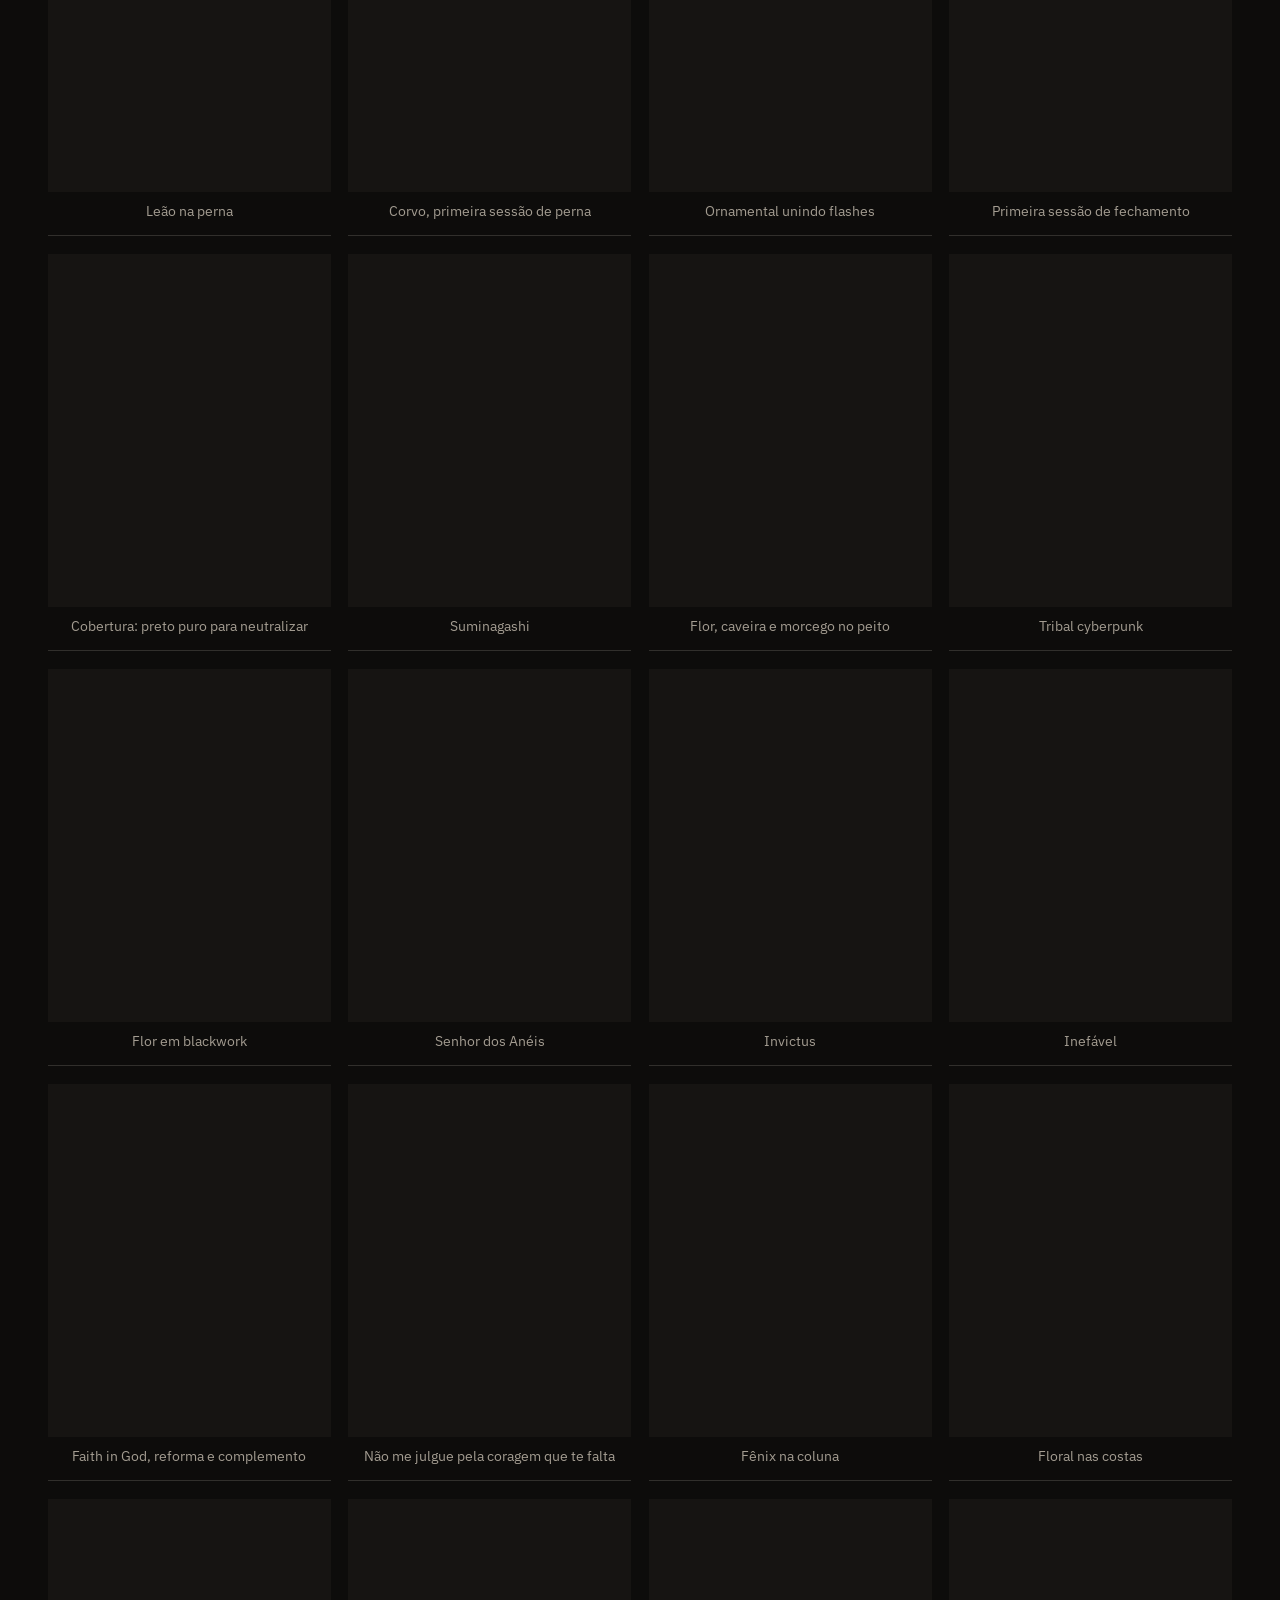
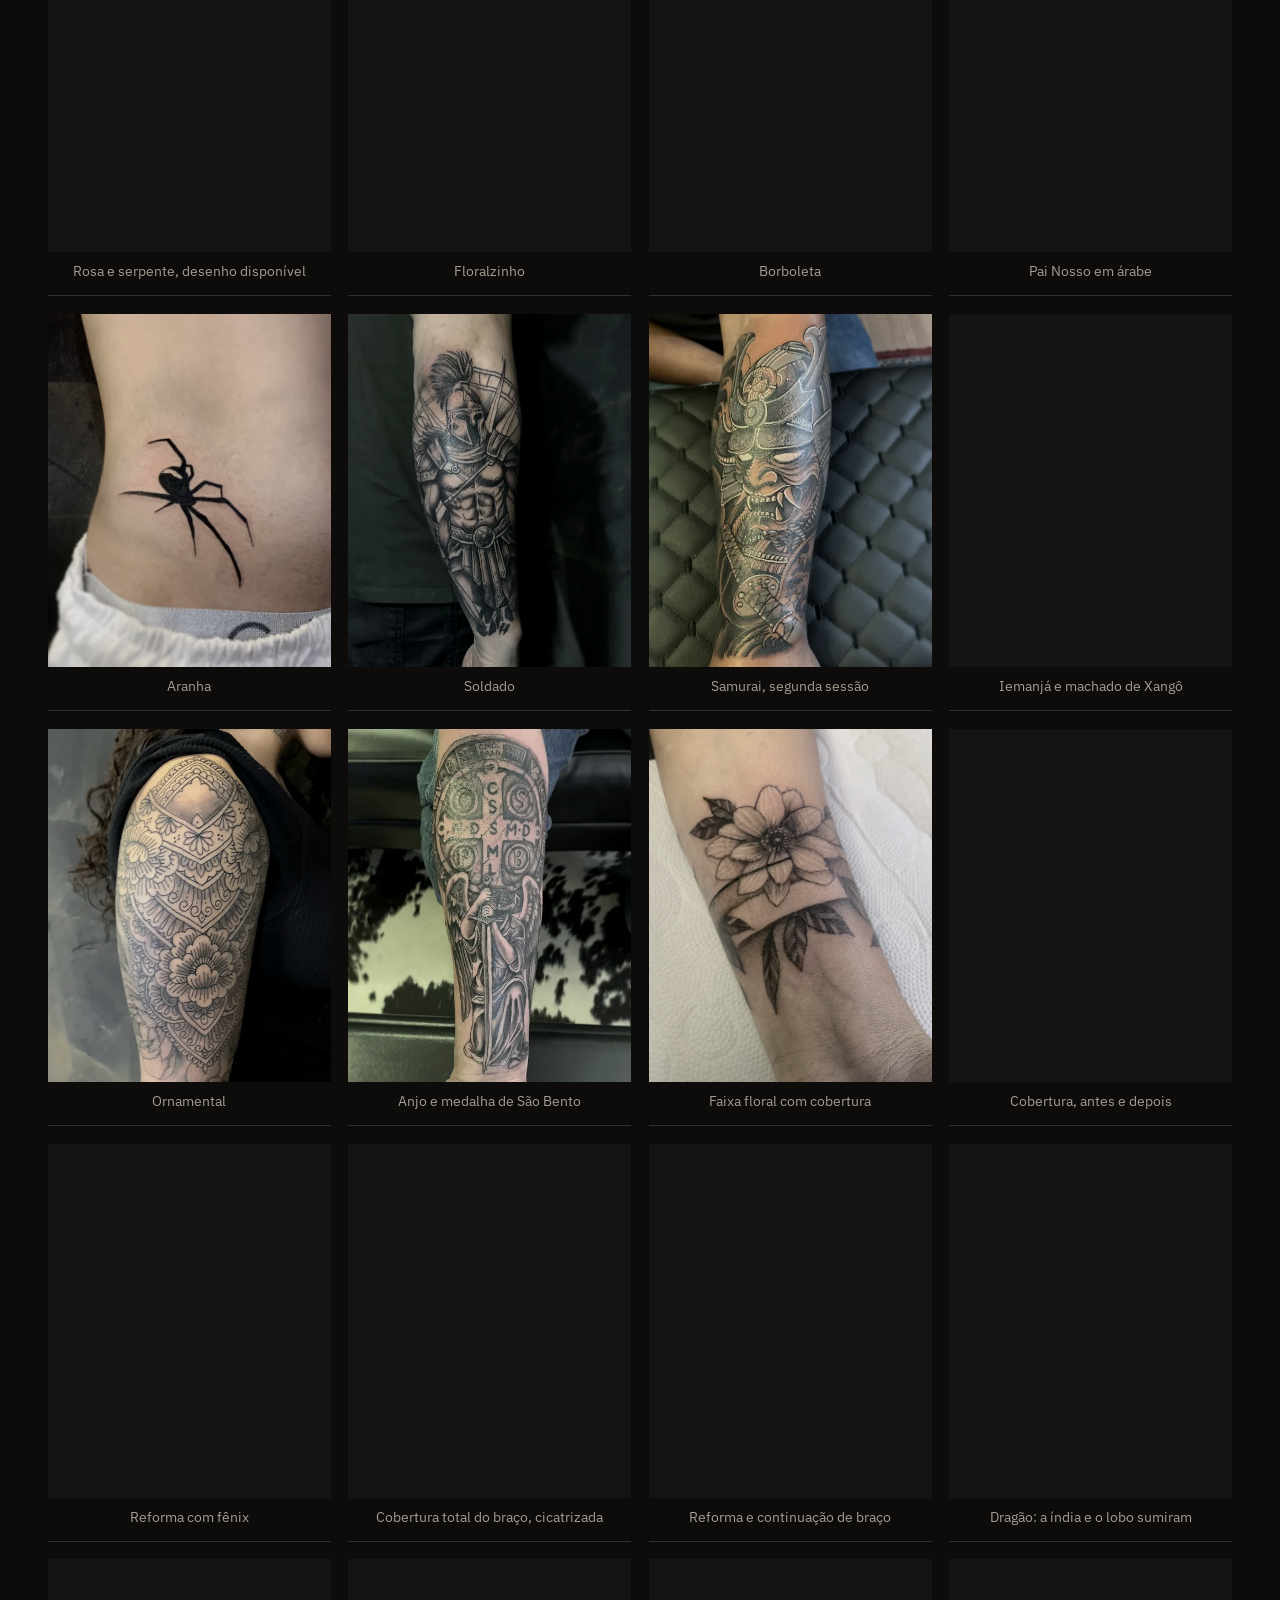
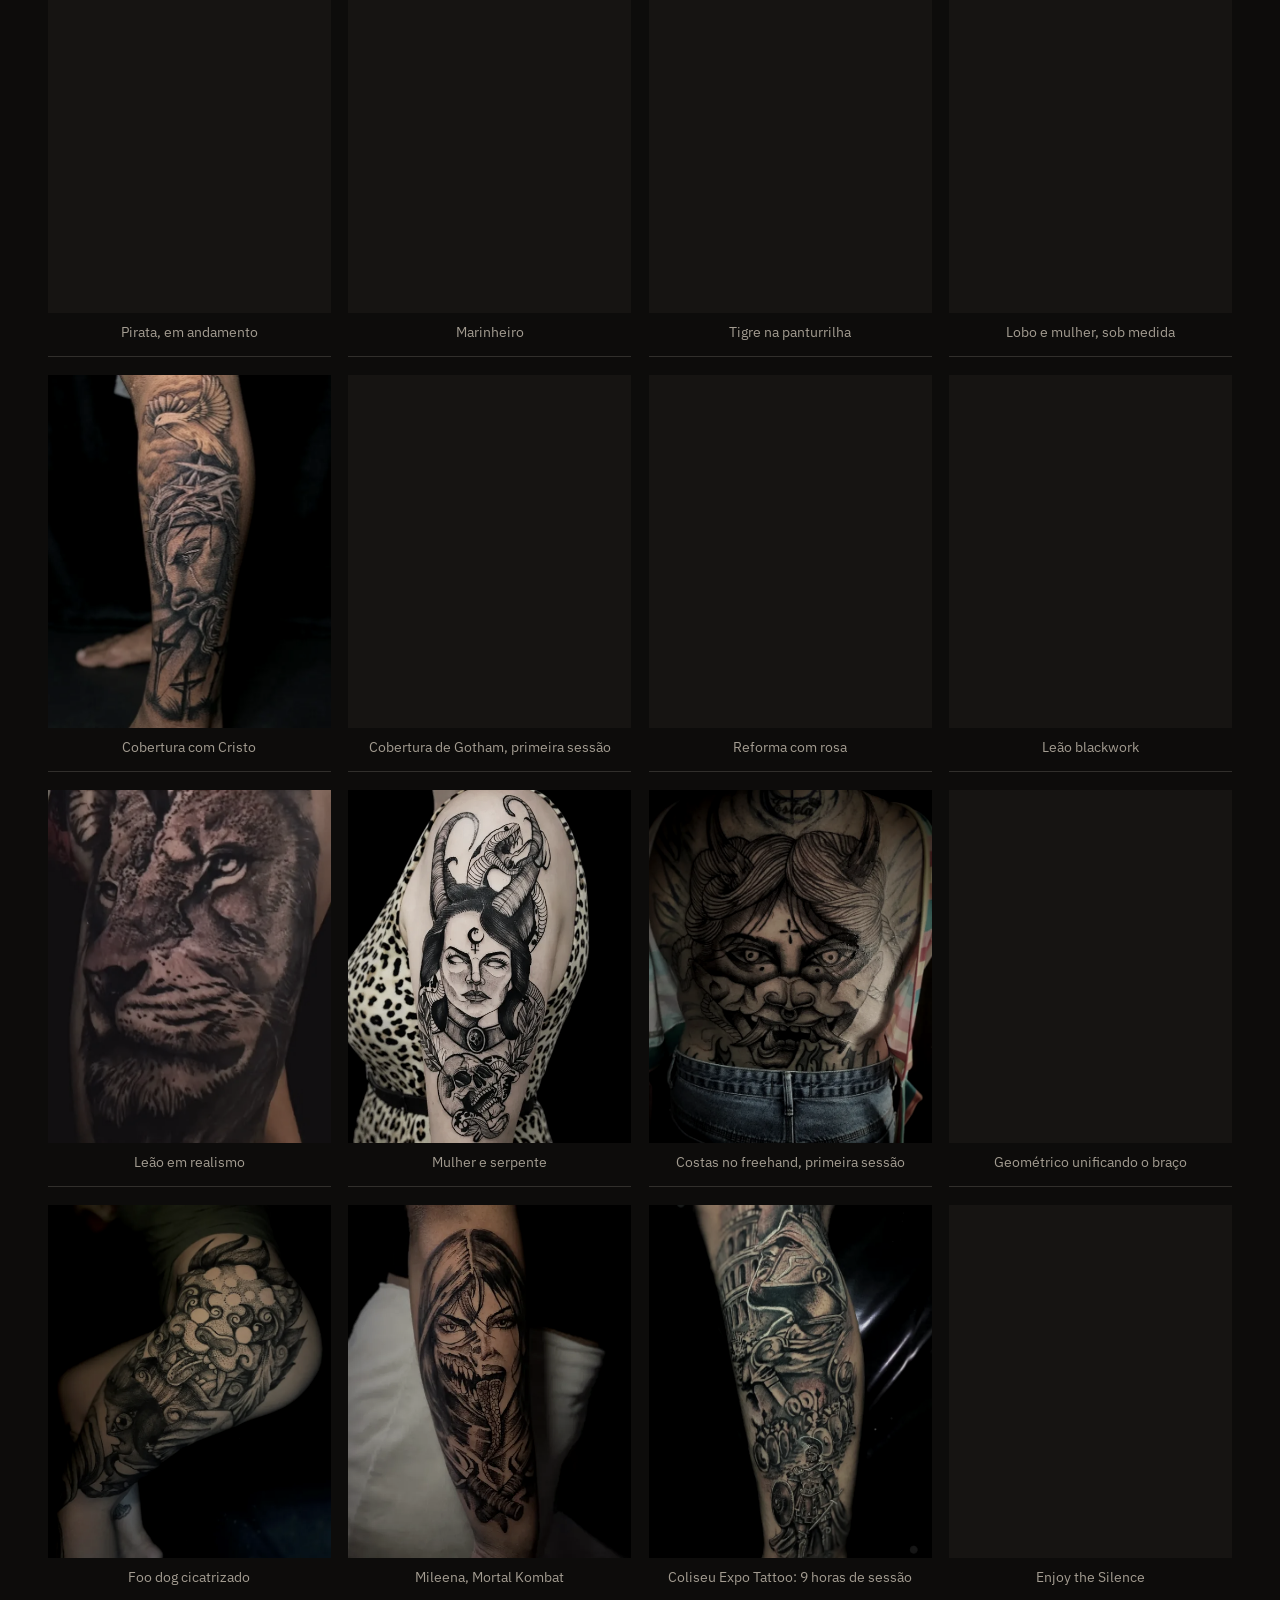
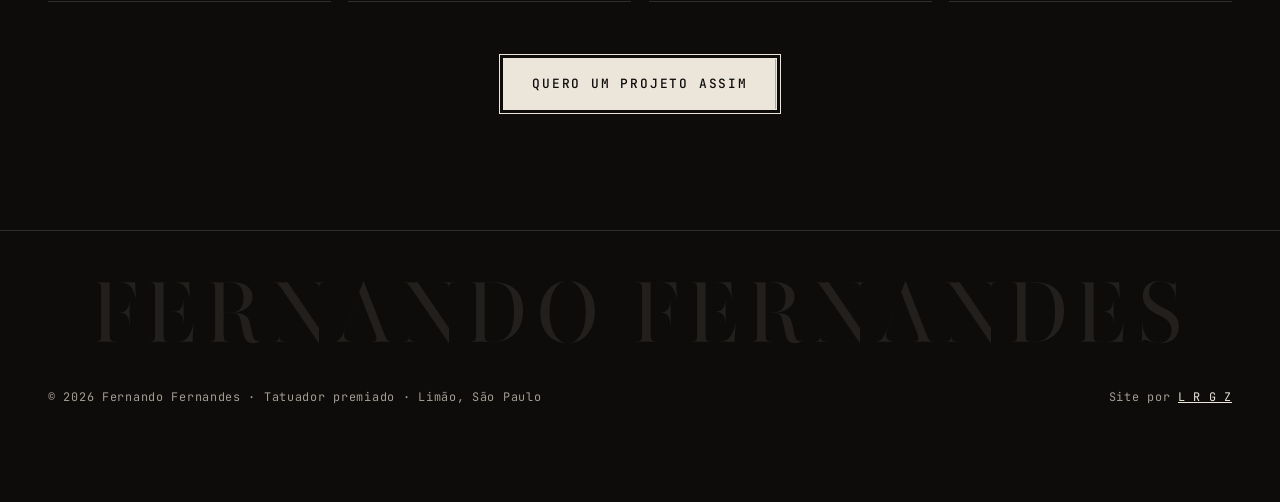
<file: portfolio.html>
<!doctype html>
<html lang="pt-BR">
<head>
<meta charset="utf-8">
<meta name="viewport" content="width=device-width, initial-scale=1, viewport-fit=cover">
<title>Portfólio · Fernando Fernandes Tattoo</title>
<meta name="description" content="Portfólio de Fernando Fernandes: fechamentos, realismo em preto e cinza, blackwork, fineline e coberturas. Limão, São Paulo.">
<meta name="robots" content="index, follow, max-image-preview:large">
<meta name="theme-color" content="#0e0d0c">
<link rel="canonical" href="https://azeugral.github.io/fernando-fernandes/portfolio.html">
<meta property="og:url" content="https://azeugral.github.io/fernando-fernandes/portfolio.html">
<meta property="og:type" content="website">
<meta property="og:locale" content="pt_BR">
<meta property="og:site_name" content="Fernando Fernandes Tattoo">
<meta property="og:title" content="Portfólio · Fernando Fernandes">
<meta property="og:description" content="Fechamentos, realismo em preto e cinza, blackwork, fineline e coberturas de Fernando Fernandes.">
<meta property="og:image" content="https://azeugral.github.io/fernando-fernandes/og.jpg">
<meta property="og:image:width" content="1200">
<meta property="og:image:height" content="630">
<meta property="og:image:alt" content="Fernando Fernandes, tatuador premiado em preto e cinza">
<meta name="twitter:card" content="summary_large_image">
<meta name="twitter:image" content="https://azeugral.github.io/fernando-fernandes/og.jpg">
<link rel="icon" href="favicon.ico" sizes="any">
<link rel="icon" href="favicon-32.png" type="image/png">
<link rel="apple-touch-icon" href="apple-touch-icon.png">
<link rel="preconnect" href="https://fonts.googleapis.com">
<link rel="preconnect" href="https://fonts.gstatic.com" crossorigin>
<link rel="stylesheet" href="https://fonts.googleapis.com/css2?family=Playfair:ital,opsz,wdth,wght@0,5..1200,87.5..112.5,300..900;1,5..1200,87.5..112.5,300..900&family=IBM+Plex+Sans:ital,wght@0,400;0,500;0,600;1,400&family=JetBrains+Mono:wght@400;500&display=swap">
<link rel="stylesheet" href="assets/css/revista.css">
</head>
<body>

<header class="topo solido" id="topo">
  <div class="wrap">
    <a class="marca" href="index.html">Fernando Fernandes</a>
    <nav aria-label="Principal">
      <ul>
        <li><a href="index.html#sobre">Sobre</a></li>
        <li><a href="portfolio.html" aria-current="page">Portfólio</a></li>
        <li><a href="index.html#processo">Processo</a></li>
        <li><a href="index.html#servicos">Serviços</a></li>
        <li><a href="index.html#contato">Contato</a></li>
      </ul>
    </nav>
    <div class="acoes">
      <a class="btn" href="index.html#orcamento">Orçamento</a>
      <button class="menu-btn" type="button" aria-expanded="false" aria-controls="gaveta">Menu</button>
    </div>
  </div>
</header>

<div class="gaveta" id="gaveta" aria-hidden="true">
  <div class="linha-topo">
    <span class="rotulo">Fernando Fernandes</span>
    <button class="fechar" type="button">Fechar</button>
  </div>
  <ol>
    <li><a href="index.html">Início</a></li>
    <li><a href="index.html#sobre">Sobre</a></li>
    <li><a href="portfolio.html">Portfólio</a></li>
    <li><a href="index.html#processo">Processo</a></li>
    <li><a href="index.html#servicos">Serviços</a></li>
    <li><a href="index.html#contato">Contato</a></li>
  </ol>
  <a class="btn escuro cheio" href="index.html#orcamento">Pedir orçamento</a>
</div>

<main>
  <section class="tinta">
    <div class="wrap pagina-topo">
      <div class="cab" style="margin-bottom: 0;">
        <div class="regua rotulo"><span>Portfólio completo</span><span>72 obras</span></div>
        <h1 class="display">Na pele</h1>
        <p class="olho">Fechamentos, realismo em preto e cinza, blackwork, fineline e coberturas. Trabalhos recentes, publicados no Instagram.</p>
      </div>
    </div>
    <div class="wrap" style="padding-bottom: clamp(72px, 10vw, 120px);">
      <div class="filtros" role="group" aria-label="Filtrar portfólio"></div>
      <div class="galeria" id="galeria"></div>
      <div class="portfolio-pe">
        <a class="btn cheio" href="index.html#cupom">Quero um projeto assim</a>
      </div>
    </div>
  </section>
</main>

<footer class="rodape">
  <p class="grande" aria-hidden="true">Fernando Fernandes</p>
  <div class="wrap">
    <p>© <span id="ano">2026</span> Fernando Fernandes · Tatuador premiado · Limão, São Paulo</p>
    <p>Site por <a href="https://lrgz.com.br">L R G Z</a></p>
  </div>
</footer>

<a class="zap" href="https://wa.me/5511911618013?text=Ol%C3%A1%2C%20Fernando!%20Vi%20o%20portf%C3%B3lio%20no%20site%20e%20quero%20um%20or%C3%A7amento." target="_blank" rel="noopener" aria-label="Orçamento pelo WhatsApp"><svg viewBox="0 0 24 24" fill="currentColor" aria-hidden="true"><path d="M12 2a10 10 0 0 0-8.6 15.1L2 22l5-1.3A10 10 0 1 0 12 2zm0 18.2a8.2 8.2 0 0 1-4.2-1.2l-.3-.2-3 .8.8-2.9-.2-.3A8.2 8.2 0 1 1 12 20.2zm4.5-6.1c-.2-.1-1.5-.7-1.7-.8s-.4-.1-.6.1-.7.8-.8 1-.3.2-.5.1a6.7 6.7 0 0 1-3.3-2.9c-.3-.4.3-.4.7-1.4.1-.2 0-.3 0-.4l-.8-1.8c-.2-.5-.4-.4-.6-.4h-.5a1 1 0 0 0-.7.3 3 3 0 0 0-.9 2.2 5.2 5.2 0 0 0 1.1 2.7 11.8 11.8 0 0 0 4.5 4c1.7.7 2.3.8 3.2.7a2.7 2.7 0 0 0 1.8-1.3 2.2 2.2 0 0 0 .2-1.3c-.1-.1-.3-.2-.5-.3z"/></svg><span>Orçamento</span></a>

<div class="luz" id="luz" role="dialog" aria-modal="true" aria-label="Foto em tela cheia" aria-hidden="true">
  <div class="luz-topo"><span class="rotulo" id="luz-cont">1 / 1</span><button type="button" class="fechar-luz">Fechar</button></div>
  <div class="luz-palco">
    <button type="button" class="nav ant" aria-label="Foto anterior"><svg viewBox="0 0 16 16" fill="none" stroke="currentColor" stroke-width="1.5"><path d="M10 3L5 8l5 5"/></svg></button>
    <img id="luz-img" alt="">
    <button type="button" class="nav prox" aria-label="Próxima foto"><svg viewBox="0 0 16 16" fill="none" stroke="currentColor" stroke-width="1.5"><path d="M6 3l5 5-5 5"/></svg></button>
  </div>
  <div class="luz-pe" id="luz-leg"></div>
</div>

<script src="assets/js/obras.js"></script>
<script src="assets/js/revista.js"></script>
</body>
</html>
</file>
<file: assets/css/revista.css>
/* Fernando Fernandes — v2. Tinta, papel e um vermelho de prova. */
:root {
  --tinta: #0d0c0b;
  --tinta-2: #161412;
  --tinta-3: #221f1c;
  --papel: #ece6da;
  --papel-2: #e1d9ca;
  --papel-3: #cfc5b2;
  --grafite: #75706a;
  --grafite-claro: #a39c91;
  --linha: rgba(236, 230, 218, .16);
  --vermelho: #c23a22;
  --serifa: 'Playfair', 'Bodoni Moda', Georgia, serif;
  --sans: 'IBM Plex Sans', system-ui, sans-serif;
  --mono: 'JetBrains Mono', ui-monospace, monospace;
  --ease: cubic-bezier(.16, .84, .32, 1);
  --t: .34s;
  --larg: 1320px;
  --gutter: clamp(16px, 4vw, 48px);
}

*, *::before, *::after { box-sizing: border-box; }
html { -webkit-text-size-adjust: 100%; scroll-behavior: smooth; scroll-padding-top: 70px; }
body { margin: 0; background: var(--tinta); color: var(--papel); font: 400 17px/1.65 var(--sans); -webkit-font-smoothing: antialiased; overflow-x: hidden; }
img { display: block; max-width: 100%; height: auto; }
a { color: inherit; }
button, input, select, textarea { font: inherit; color: inherit; }
::selection { background: var(--vermelho); color: var(--papel); }
:focus-visible { outline: 2px solid var(--vermelho); outline-offset: 3px; }
p { margin: 0 0 1em; }

/* grão de impressão */
body::after {
  content: ''; position: fixed; inset: 0; z-index: 90; pointer-events: none;
  background-image: url("data:image/svg+xml,%3Csvg xmlns='http://www.w3.org/2000/svg' width='160' height='160'%3E%3Cfilter id='n'%3E%3CfeTurbulence type='fractalNoise' baseFrequency='.85' numOctaves='3' stitchTiles='stitch'/%3E%3CfeColorMatrix values='0 0 0 0 0 0 0 0 0 0 0 0 0 0 0 0 0 0 .55 0'/%3E%3C/filter%3E%3Crect width='100%25' height='100%25' filter='url(%23n)'/%3E%3C/svg%3E");
  opacity: .06; mix-blend-mode: multiply;
}

.wrap { width: 100%; max-width: var(--larg); margin: 0 auto; padding: 0 var(--gutter); }

/* tipografia */
.display { font-family: var(--serifa); font-variation-settings: 'wdth' 87.5, 'opsz' 600; font-weight: 500; line-height: 1; letter-spacing: -.01em; margin: 0; text-transform: uppercase; }
h2.display { font-size: clamp(2.5rem, 6.6vw, 5.4rem); }
h3 { font-family: var(--serifa); font-variation-settings: 'wdth' 87.5, 'opsz' 200; font-weight: 600; font-size: 1.5rem; line-height: 1.15; margin: 0 0 .45em; }
.rotulo { font: 500 .74rem/1.4 var(--mono); letter-spacing: .16em; text-transform: uppercase; }
.vermelho { color: var(--vermelho); }
.cinza { color: var(--grafite-claro); }
.papel .cinza { color: var(--grafite); }
.olho { font-family: var(--serifa); font-variation-settings: 'wdth' 100, 'opsz' 40; font-style: italic; font-size: clamp(1.12rem, 2vw, 1.35rem); line-height: 1.5; }

/* cabeçalho de seção: régua dupla */
.cab { text-align: center; margin: 0 auto clamp(40px, 6vw, 68px); max-width: 860px; }
.cab .regua { display: flex; align-items: center; justify-content: space-between; gap: 16px; border-top: 3px solid currentColor; border-bottom: 1px solid currentColor; padding: 8px 0 7px; margin-bottom: clamp(22px, 4vw, 34px); }
.cab .olho { margin: 18px auto 0; max-width: 640px; opacity: .85; }

/* botões */
.btn {
  --cor: var(--papel); --fundo: var(--tinta);
  position: relative; display: inline-flex; align-items: center; justify-content: center; gap: .6em;
  min-height: 52px; padding: 14px 28px;
  border: 1.5px solid var(--cor); outline: 1px solid var(--cor); outline-offset: 3px;
  background: linear-gradient(var(--cor), var(--cor)) no-repeat bottom / 100% 0%;
  color: var(--cor); font: 500 .8rem/1 var(--mono); letter-spacing: .14em; text-transform: uppercase; text-decoration: none; cursor: pointer;
  transition: background-size var(--t) var(--ease), color var(--t) var(--ease), outline-offset var(--t) var(--ease), transform .18s var(--ease);
}
.btn:hover { background-size: 100% 100%; color: var(--fundo); outline-offset: 5px; }
.btn:active { transform: translateY(1px) scale(.985); transition-duration: .12s; }
.btn.cheio { background-size: 100% 100%; color: var(--fundo); }
.btn.cheio:hover { background-size: 100% 0%; color: var(--cor); }
.btn.escuro { --cor: var(--tinta); --fundo: var(--papel); }
.btn svg { width: 17px; height: 17px; flex: none; }

/* ===== topo ===== */
.topo { position: fixed; inset: 0 0 auto; z-index: 50; border-bottom: 1px solid transparent; transition: background var(--t) var(--ease), border-color var(--t) var(--ease); }
.topo.solido { background: rgba(13, 12, 11, .92); border-color: var(--linha); backdrop-filter: blur(10px); -webkit-backdrop-filter: blur(10px); }
.topo .wrap { display: grid; grid-template-columns: 1fr auto 1fr; align-items: center; gap: 20px; height: 66px; max-width: none; }
.marca { justify-self: start; font-family: var(--serifa); font-variation-settings: 'wdth' 87.5, 'opsz' 300; font-weight: 600; font-size: 1.15rem; letter-spacing: .02em; text-transform: uppercase; text-decoration: none; line-height: 1; white-space: nowrap; }
.topo nav ul { display: flex; gap: clamp(16px, 2.4vw, 34px); list-style: none; margin: 0; padding: 0; }
.topo nav a { font: 500 .72rem/1 var(--mono); letter-spacing: .14em; text-transform: uppercase; text-decoration: none; padding: 8px 0; background: linear-gradient(var(--vermelho), var(--vermelho)) no-repeat left bottom / 0% 1.5px; transition: background-size var(--t) var(--ease); }
.topo nav a:hover, .topo nav a[aria-current] { background-size: 100% 1.5px; }
.topo .acoes { justify-self: end; display: flex; gap: 10px; align-items: center; }
.topo .btn { min-height: 40px; padding: 10px 18px; outline: none; }
.menu-btn { display: none; background: none; border: 1.5px solid var(--papel); color: var(--papel); padding: 10px 14px; font: 500 .72rem/1 var(--mono); letter-spacing: .14em; text-transform: uppercase; cursor: pointer; }
@media (max-width: 960px) {
  .topo .wrap { grid-template-columns: 1fr auto; }
  .topo nav, .topo .acoes .btn { display: none; }
  .menu-btn { display: inline-flex; }
}

/* menu de celular */
.gaveta { position: fixed; inset: 0; z-index: 60; background: var(--papel); color: var(--tinta); display: flex; flex-direction: column; padding: 10px var(--gutter) 28px; clip-path: inset(0 0 100% 0); visibility: hidden; transition: clip-path .5s var(--ease), visibility 0s .5s; }
.gaveta.aberta { clip-path: inset(0); visibility: visible; transition: clip-path .5s var(--ease); }
.gaveta .linha-topo { display: flex; justify-content: space-between; align-items: center; height: 56px; border-bottom: 3px solid var(--tinta); }
.gaveta .fechar { background: none; border: 1.5px solid var(--tinta); color: var(--tinta); padding: 10px 14px; font: 500 .72rem/1 var(--mono); letter-spacing: .14em; text-transform: uppercase; cursor: pointer; }
.gaveta ol { list-style: none; margin: 14px 0 auto; padding: 0; counter-reset: m; }
.gaveta li a { display: flex; justify-content: space-between; align-items: baseline; gap: 12px; padding: 14px 0; border-bottom: 1px solid var(--papel-3); text-decoration: none; font-family: var(--serifa); font-variation-settings: 'wdth' 87.5, 'opsz' 300; font-size: clamp(1.7rem, 8vw, 2.3rem); font-weight: 500; line-height: 1; text-transform: uppercase; }
.gaveta li a::after { content: '→'; font: 500 1rem/1 var(--mono); color: var(--vermelho); }
.gaveta .btn { width: 100%; margin-top: 22px; }

/* ===== hero ===== */
.hero { position: relative; min-height: 100svh; display: flex; flex-direction: column; justify-content: flex-end; overflow: hidden; background: var(--tinta); isolation: isolate; }
.hero { background:
    radial-gradient(60% 50% at 30% 35%, #2a2723 0%, transparent 70%),
    radial-gradient(50% 45% at 72% 60%, #24211e 0%, transparent 70%),
    var(--tinta); }
.hero-tinta { position: absolute; inset: 0; z-index: -2; width: 100%; height: 100%; display: block; opacity: 0; transition: opacity 1.2s var(--ease); }
.hero-tinta.pronto { opacity: 1; }
.hero-video { position: absolute; inset: 0; z-index: -2; width: 100%; height: 100%; object-fit: cover; display: none; pointer-events: none; }
@media (max-width: 760px), (hover: none) and (pointer: coarse) {
  .hero-tinta { display: none; }
  .hero-video { display: block; }
}
.hero::before { content: ''; position: absolute; inset: 0; z-index: -1; pointer-events: none; background: linear-gradient(to bottom, rgba(13,12,11,.6) 0%, rgba(13,12,11,0) 20%, rgba(13,12,11,0) 50%, rgba(13,12,11,.85) 85%, var(--tinta) 100%); }
.hero-topo { position: absolute; top: 84px; left: 0; right: 0; }
.hero-topo .wrap { display: flex; justify-content: space-between; gap: 16px; max-width: none; color: var(--grafite-claro); }
.hero-corpo { padding: 0 var(--gutter) clamp(22px, 4vh, 40px); }
.hero h1 { font-family: var(--serifa); font-variation-settings: 'wdth' 87.5, 'opsz' 1200; font-weight: 500; text-transform: uppercase; text-align: center; line-height: .84; letter-spacing: -.012em; margin: 0; white-space: nowrap; font-size: 9vw; color: var(--papel); }
.hero h1 span { display: inline; }
.hero-info { display: grid; grid-template-columns: 1fr 1fr 1fr; border-top: 1px solid rgba(236,230,218,.4); margin-top: clamp(18px, 3vh, 30px); }
.hero-info > div { padding: 16px 18px 0; text-align: center; }
.hero-info > div + div { border-left: 1px solid rgba(236,230,218,.25); }
.hero-info b { display: block; font-family: var(--serifa); font-variation-settings: 'wdth' 87.5, 'opsz' 200; font-weight: 600; font-size: clamp(1.1rem, 1.7vw, 1.4rem); line-height: 1.15; text-transform: uppercase; }
.hero-info span { display: block; margin-top: 6px; font: 500 .68rem/1.5 var(--mono); letter-spacing: .14em; text-transform: uppercase; color: var(--grafite-claro); }
.hero-acoes { display: flex; justify-content: center; gap: 14px; margin-top: clamp(20px, 3.4vh, 34px); flex-wrap: wrap; }
@media (max-width: 760px) {
  .hero h1 { white-space: normal; font-size: 18vw; line-height: .84; }
  .hero h1 span { display: block; }
  .hero-topo .some { display: none; }
  .hero-info { grid-template-columns: 1fr 1fr; }
  .hero-info > div:first-child { grid-column: 1 / -1; border-bottom: 1px solid rgba(236,230,218,.25); padding-bottom: 14px; }
  .hero-info > div:nth-child(2) { border-left: 0; }
  .hero-acoes .btn { flex: 1 1 100%; }
}

@media (max-height: 520px) and (orientation: landscape) { .hero-topo { display: none; } .hero { min-height: 520px; } }

/* ===== seções ===== */
.secao { padding: clamp(80px, 11vw, 150px) 0; position: relative; }
.papel { background: var(--papel); color: var(--tinta); }
.tinta { background: var(--tinta); color: var(--papel); }
figure { margin: 0; }
figcaption { font: 400 .74rem/1.5 var(--mono); letter-spacing: .04em; color: var(--grafite); margin-top: 10px; }
.tinta figcaption { color: var(--grafite-claro); }

/* sobre */
.sobre { display: grid; grid-template-columns: 5fr 6fr; gap: clamp(32px, 6vw, 88px); align-items: center; }
.sobre figure img { width: 100%; aspect-ratio: 4 / 5; object-fit: cover; object-position: 50% 25%; }
.sobre h2 { font-size: clamp(2.3rem, 5vw, 4.2rem); margin-bottom: 26px; }
.sobre p { font-size: 1.05rem; color: #34302b; }
.ficha { display: grid; grid-template-columns: repeat(4, 1fr); border-top: 1px solid currentColor; border-bottom: 1px solid currentColor; margin-top: clamp(56px, 8vw, 96px); }
.ficha div { padding: 24px 14px; text-align: center; }
.ficha div + div { border-left: 1px solid currentColor; }
.ficha b { display: block; font-family: var(--serifa); font-variation-settings: 'wdth' 87.5, 'opsz' 900; font-weight: 500; font-size: clamp(2.1rem, 4.6vw, 3.6rem); line-height: 1; }
.ficha b i { font-style: normal; font-family: var(--sans); font-weight: 300; font-size: .7em; vertical-align: .18em; margin-right: .04em; }
.ficha span { display: block; margin-top: 8px; font: 500 .68rem/1.4 var(--mono); letter-spacing: .12em; text-transform: uppercase; }

/* portfólio: grade rígida 4:5 */
.filtros { display: flex; flex-wrap: wrap; justify-content: center; gap: 8px; margin: 0 auto clamp(30px, 4vw, 48px); }
.filtros button { background: none; border: 1px solid rgba(236,230,218,.3); color: var(--papel); padding: 12px 16px; cursor: pointer; font: 500 .72rem/1 var(--mono); letter-spacing: .12em; text-transform: uppercase; transition: background var(--t) var(--ease), color var(--t) var(--ease), border-color var(--t) var(--ease); }
.filtros button:hover { border-color: var(--papel); }
.filtros button[aria-pressed="true"] { background: var(--papel); color: var(--tinta); border-color: var(--papel); }
.filtros sup { font-size: .62rem; margin-left: 5px; opacity: .6; vertical-align: top; }
.galeria { display: grid; grid-template-columns: repeat(4, minmax(0, 1fr)); gap: clamp(10px, 1.4vw, 18px); }
.obra { display: block; width: 100%; min-width: 0; padding: 0; border: 0; background: none; color: inherit; cursor: zoom-in; text-align: left; }
.obra .moldura { display: block; position: relative; aspect-ratio: 4 / 5; overflow: hidden; background: var(--tinta-2); }
.obra img { position: absolute; inset: 0; width: 100%; height: 100%; object-fit: cover; filter: grayscale(.3) contrast(1.04) brightness(.92); transition: transform .8s var(--ease), filter .5s var(--ease); }
.obra:hover img, .obra:focus-visible img { transform: scale(1.04); filter: none; }
.obra .moldura::after { content: '+'; position: absolute; right: 10px; bottom: 10px; width: 34px; height: 34px; display: grid; place-items: center; background: var(--papel); color: var(--tinta); font: 400 1.2rem/1 var(--mono); opacity: 0; transform: translateY(6px); transition: opacity var(--t) var(--ease), transform var(--t) var(--ease); }
.obra:hover .moldura::after, .obra:focus-visible .moldura::after { opacity: 1; transform: none; }
.obra .leg { display: flex; gap: 10px; align-items: baseline; justify-content: center; text-align: center; padding: 10px 2px 2px; border-bottom: 1px solid var(--linha); min-height: 44px; }
.obra .leg b { font: 500 .7rem/1.4 var(--mono); color: var(--vermelho); letter-spacing: .06em; flex: none; }
.obra .leg span { min-width: 0; font-size: .86rem; line-height: 1.35; color: var(--grafite-claro); overflow: hidden; text-overflow: ellipsis; white-space: nowrap; }
.obra.oculta { display: none; }
.portfolio-pe { display: flex; justify-content: center; gap: 14px; margin-top: clamp(36px, 5vw, 56px); flex-wrap: wrap; }

/* lightbox */
.luz { position: fixed; inset: 0; z-index: 80; background: rgba(10,9,8,.97); display: grid; grid-template-rows: auto 1fr auto; opacity: 0; visibility: hidden; transition: opacity .3s var(--ease), visibility 0s .3s; }
.luz.aberta { opacity: 1; visibility: visible; transition: opacity .3s var(--ease); }
.luz-topo { display: flex; justify-content: space-between; align-items: center; padding: 14px var(--gutter); gap: 12px; }
.luz-palco { position: relative; display: flex; align-items: center; justify-content: center; padding: 0 var(--gutter); min-height: 0; }
.luz-palco img { max-height: calc(100svh - 150px); max-width: 100%; width: auto; object-fit: contain; transition: opacity .25s var(--ease); }
.luz-pe { text-align: center; padding: 12px var(--gutter) 18px; font: 400 .8rem/1.5 var(--mono); }
.luz-pe b { color: var(--vermelho); font-weight: 500; margin-right: 8px; }
.luz button { background: none; border: 1px solid rgba(236,230,218,.45); color: var(--papel); cursor: pointer; height: 44px; min-width: 44px; padding: 0 14px; font: 500 .72rem/1 var(--mono); letter-spacing: .12em; text-transform: uppercase; transition: border-color var(--t) var(--ease), background var(--t) var(--ease), color var(--t) var(--ease); }
.luz button:hover { border-color: var(--papel); background: var(--papel); color: var(--tinta); }
.luz .nav { position: absolute; top: 50%; transform: translateY(-50%); background: rgba(13,12,11,.6); }
.luz .ant { left: var(--gutter); }
.luz .prox { right: var(--gutter); }
.luz .nav svg { width: 18px; height: 18px; display: block; }

/* destaque: prêmio */
.premio { display: grid; grid-template-columns: 1fr 1fr 1fr; gap: clamp(18px, 3vw, 40px); align-items: stretch; }
.premio figure img { width: 100%; aspect-ratio: 4 / 5; object-fit: cover; }
.premio .texto { display: flex; flex-direction: column; justify-content: center; text-align: center; padding: 0 clamp(4px, 1vw, 16px); }
.premio .lugar { font-family: var(--serifa); font-variation-settings: 'wdth' 87.5, 'opsz' 1200; font-weight: 500; font-size: clamp(5rem, 11vw, 9rem); line-height: .85; color: var(--vermelho); }
.premio h3 { font-size: clamp(1.5rem, 2.6vw, 2.1rem); text-transform: uppercase; margin-top: 14px; }
.premio p { color: #34302b; font-size: 1rem; }
.citacao { margin: 6px 0 0; padding: 16px 0 0; border-top: 1px solid var(--tinta); font-family: var(--serifa); font-variation-settings: 'wdth' 100, 'opsz' 40; font-style: italic; font-size: 1.15rem; line-height: 1.4; }
.citacao cite { display: block; margin-top: 8px; font: 500 .66rem/1.4 var(--mono); letter-spacing: .12em; text-transform: uppercase; font-style: normal; color: var(--grafite); }

/* processo */
.passos { list-style: none; margin: 0; padding: 0; display: grid; grid-template-columns: repeat(4, 1fr); border-top: 1px solid var(--linha); border-left: 1px solid var(--linha); counter-reset: p; }
.passos li { counter-increment: p; padding: 28px 24px 30px; border-right: 1px solid var(--linha); border-bottom: 1px solid var(--linha); transition: background var(--t) var(--ease); }
.passos li:hover { background: var(--tinta-2); }
.passos li::before { content: counter(p, decimal-leading-zero); display: block; font: 500 .74rem/1 var(--mono); letter-spacing: .14em; color: var(--vermelho); margin-bottom: 40px; }
.passos p { color: var(--grafite-claro); margin: 0; font-size: .97rem; }
.guia { margin-top: clamp(56px, 8vw, 96px); display: grid; grid-template-columns: 4fr 7fr; gap: clamp(28px, 5vw, 72px); align-items: start; }
.guia h3 { font-size: clamp(2rem, 4vw, 3.2rem); text-transform: uppercase; line-height: 1; }
.guia > div > p { color: var(--grafite-claro); }
.dicas { border-top: 3px solid var(--papel); }
.dicas details { border-bottom: 1px solid var(--linha); overflow: hidden; }
.dicas summary { list-style: none; cursor: pointer; display: grid; grid-template-columns: 44px 1fr 24px; align-items: center; gap: 12px; padding: 18px 0; font-family: var(--serifa); font-variation-settings: 'wdth' 87.5, 'opsz' 200; font-weight: 600; font-size: 1.3rem; line-height: 1.2; }
.dicas summary::-webkit-details-marker { display: none; }
.dicas summary .n { font: 500 .74rem/1 var(--mono); color: var(--vermelho); letter-spacing: .1em; }
.dicas summary .mais { position: relative; width: 14px; height: 14px; justify-self: end; }
.dicas summary .mais::before, .dicas summary .mais::after { content: ''; position: absolute; left: 0; top: 6px; width: 14px; height: 1.5px; background: currentColor; transition: transform .5s var(--ease); }
.dicas summary { transition: color var(--t) var(--ease); }
.dicas summary:hover { color: #fff; }
.dicas summary .mais::after { transform: rotate(90deg); }
.dicas details[open]:not(.fechando) .mais::after { transform: rotate(0); }
.dicas details p { margin: 0 0 20px 56px; color: var(--grafite-claro); max-width: 560px; }

/* serviços */
.anuncio { display: grid; grid-template-columns: 1fr 1fr; border: 3px solid var(--tinta); }
.anuncio .foto img { width: 100%; height: 100%; object-fit: cover; min-height: 360px; }
.anuncio .texto { padding: clamp(28px, 4vw, 56px); display: flex; flex-direction: column; justify-content: center; }
.anuncio h3 { font-size: clamp(1.9rem, 3.6vw, 2.9rem); text-transform: uppercase; }
.preco { font-family: var(--serifa); font-variation-settings: 'wdth' 87.5, 'opsz' 1200; font-weight: 500; font-size: clamp(3rem, 7vw, 5.4rem); line-height: .9; margin: 12px 0 6px; }
.preco small { font: 500 .8rem/1 var(--mono); letter-spacing: .1em; vertical-align: top; margin-right: 6px; }
.anuncio .btn { align-self: flex-start; }
.servicos { display: grid; grid-template-columns: repeat(3, 1fr); margin-top: clamp(40px, 5vw, 60px); border-top: 3px solid var(--tinta); }
.servicos > div { padding: 26px 24px 6px 0; }
.servicos > div + div { padding-left: 24px; border-left: 1px solid var(--papel-3); }
.servicos p { color: #3b3732; font-size: .98rem; }

/* além da tattoo */
.cards { display: grid; grid-template-columns: repeat(4, 1fr); gap: clamp(14px, 2vw, 24px); }
.card { display: flex; flex-direction: column; border-top: 3px solid var(--tinta); padding-top: 14px; }
.card .tipo { font: 500 .66rem/1.2 var(--mono); letter-spacing: .14em; text-transform: uppercase; color: var(--vermelho); margin-bottom: 12px; }
.card img { width: 100%; aspect-ratio: 4 / 5; object-fit: cover; margin-bottom: 16px; filter: grayscale(1) contrast(1.08); transition: filter .5s var(--ease); }
.card:hover img { filter: none; }
.card .roda { position: relative; aspect-ratio: 4 / 5; margin-bottom: 16px; overflow: hidden; background: var(--tinta); }
.card .roda img { position: absolute; inset: 0; height: 100%; margin: 0; object-fit: cover; object-position: 50% 50%; filter: none; opacity: 0; transition: opacity 1.1s var(--ease), filter .5s var(--ease); }
.card .roda img.ativa { opacity: 1; }
.card .roda img:first-child { opacity: 1; }
.card .roda.ligada img:first-child:not(.ativa) { opacity: 0; }
.card h3 { font-size: 1.35rem; text-transform: uppercase; }
.card p { font-size: .94rem; color: #3b3732; }
.card .contato { margin-top: auto; font: 500 .7rem/1.5 var(--mono); letter-spacing: .1em; text-transform: uppercase; border-top: 1px solid var(--papel-3); padding-top: 12px; text-decoration: none; transition: color var(--t) var(--ease); }
.card .contato:hover { color: var(--vermelho); }
.imprensa { display: grid; grid-template-columns: auto 1fr auto; gap: clamp(18px, 3vw, 40px); align-items: center; margin-top: clamp(48px, 6vw, 72px); padding: 26px 0; border-top: 3px solid var(--tinta); border-bottom: 1px solid var(--tinta); }
.imprensa .veiculo { font-family: var(--serifa); font-variation-settings: 'wdth' 87.5, 'opsz' 1200; font-weight: 600; font-size: 3rem; line-height: 1; }
.imprensa p { margin: 0; }

/* avaliações */
.cartas { display: grid; grid-template-columns: repeat(3, 1fr); gap: clamp(16px, 2.6vw, 30px); }
.carta { margin: 0; padding: 28px 26px; border: 1px solid var(--linha); display: flex; flex-direction: column; }
.carta .estrelas { color: var(--vermelho); letter-spacing: .2em; font-size: .9rem; margin-bottom: 16px; }
.carta blockquote { margin: 0 0 18px; font-family: var(--serifa); font-variation-settings: 'wdth' 100, 'opsz' 40; font-style: italic; font-size: 1.22rem; line-height: 1.42; flex: 1; }
.carta figcaption { margin: 0; }
.nota { display: flex; justify-content: center; align-items: baseline; gap: 14px; margin-top: clamp(30px, 4vw, 48px); flex-wrap: wrap; text-align: center; }
.nota b { font-family: var(--serifa); font-variation-settings: 'wdth' 87.5, 'opsz' 1200; font-weight: 500; font-size: 3.2rem; line-height: 1; }
.nota a { color: var(--grafite-claro); }

/* orçamento: cupom */
.cupom { position: relative; max-width: 940px; margin: 0 auto; background: var(--papel); color: var(--tinta); padding: clamp(28px, 5vw, 56px); outline: 2px dashed var(--grafite-claro); outline-offset: 12px; }
.tesoura { position: absolute; top: -26px; left: -8px; width: 26px; height: 26px; color: var(--papel); transition: left 1.1s var(--ease); }
.cupom.cortando .tesoura { left: calc(100% - 18px); }
.cupom-cab { display: flex; justify-content: space-between; align-items: flex-end; gap: 20px; border-bottom: 3px solid var(--tinta); padding-bottom: 14px; margin-bottom: 26px; }
.cupom-cab h2 { font-size: clamp(2rem, 5vw, 3.4rem); }
.campos { display: grid; grid-template-columns: 1fr 1fr; gap: 18px 24px; }
.campo { display: flex; flex-direction: column; gap: 6px; }
.campo.largo { grid-column: 1 / -1; }
.campo label, .campo legend { font: 500 .7rem/1.3 var(--mono); letter-spacing: .14em; text-transform: uppercase; color: #4a453f; padding: 0; }
.campo input, .campo select, .campo textarea { width: 100%; border: 0; border-bottom: 1.5px solid var(--tinta); background: transparent; padding: 10px 2px; font-size: 1rem; border-radius: 0; color: var(--tinta); transition: border-color var(--t) var(--ease), background var(--t) var(--ease); }
.campo select { appearance: none; background: url("data:image/svg+xml,%3Csvg xmlns='http://www.w3.org/2000/svg' width='12' height='8'%3E%3Cpath d='M1 1l5 5 5-5' fill='none' stroke='%230d0c0b' stroke-width='1.5'/%3E%3C/svg%3E") no-repeat right 4px center; padding-right: 22px; }
.campo textarea { min-height: 96px; resize: vertical; }
.campo input:focus, .campo select:focus, .campo textarea:focus { outline: none; border-color: var(--vermelho); background: var(--papel-2); }
fieldset.campo { border: 0; margin: 0; padding: 0; min-width: 0; }
.marcar { display: flex; flex-wrap: wrap; gap: 8px; margin-top: 4px; }
.marcar label { position: relative; cursor: pointer; }
.marcar input { position: absolute; opacity: 0; pointer-events: none; }
.marcar span { display: inline-block; padding: 10px 14px; border: 1.5px solid var(--tinta); font: 500 .74rem/1 var(--mono); letter-spacing: .08em; text-transform: uppercase; color: var(--tinta); transition: background var(--t) var(--ease), color var(--t) var(--ease); }
.marcar input:checked + span { background: var(--tinta); color: var(--papel); }
.marcar input:focus-visible + span { outline: 2px solid var(--vermelho); outline-offset: 2px; }
.cupom-pe { display: flex; justify-content: space-between; align-items: center; gap: 20px; margin-top: 30px; flex-wrap: wrap; }
.cupom-pe p { margin: 0; font-size: .9rem; color: #4a453f; max-width: 420px; }

/* contato */
.contato-grade { display: grid; grid-template-columns: 1fr 1fr; gap: clamp(28px, 5vw, 64px); align-items: stretch; }
.contato-grade dl { margin: 0; display: grid; grid-template-columns: auto 1fr; border-top: 3px solid var(--papel); }
.contato-grade dt, .contato-grade dd { padding: 15px 0; border-bottom: 1px solid var(--linha); margin: 0; }
.contato-grade dt { font: 500 .7rem/1.6 var(--mono); letter-spacing: .14em; text-transform: uppercase; color: var(--grafite-claro); padding-right: 24px; }
.contato-grade dd a { text-decoration: none; background: linear-gradient(var(--vermelho), var(--vermelho)) no-repeat left bottom / 100% 1px; transition: background-size var(--t) var(--ease); }
.contato-grade dd a:hover { background-size: 100% 100%; }
.mapa { position: relative; min-height: 360px; border: 1px solid var(--linha); overflow: hidden; }
.mapa iframe { position: absolute; inset: 0; width: 100%; height: 100%; border: 0; filter: grayscale(1) invert(.9) contrast(.9); }
.botoes { display: flex; flex-wrap: wrap; gap: 14px; margin-top: 28px; }

/* rodapé */
.rodape { border-top: 1px solid var(--linha); padding: 34px 0 96px; overflow: hidden; }
.rodape .grande { font-family: var(--serifa); font-variation-settings: 'wdth' 87.5, 'opsz' 1200; font-size: 8.2vw; text-transform: uppercase; line-height: .9; text-align: center; padding: 0 var(--gutter) 28px; white-space: nowrap; color: var(--tinta-3); margin: 0; }
.rodape .wrap { display: flex; justify-content: space-between; align-items: center; gap: 18px; flex-wrap: wrap; }
.rodape p { margin: 0; font: 400 .74rem/1.6 var(--mono); letter-spacing: .06em; color: var(--grafite-claro); }
.rodape a { color: var(--papel); }

/* whatsapp flutuante */
.zap { position: fixed; right: var(--gutter); bottom: 18px; z-index: 40; display: flex; align-items: center; gap: 8px; background: var(--vermelho); color: var(--papel); text-decoration: none; padding: 0 18px; height: 48px; font: 500 .72rem/1 var(--mono); letter-spacing: .14em; text-transform: uppercase; border: 1.5px solid var(--vermelho); opacity: 0; transform: translateY(10px); pointer-events: none; transition: opacity var(--t) var(--ease), transform var(--t) var(--ease), background var(--t) var(--ease); }
.zap.visivel { opacity: 1; transform: none; pointer-events: auto; }
.zap:hover { background: var(--tinta); }
.zap svg { width: 18px; height: 18px; }

/* página do portfólio */
.pagina-topo { padding-top: 130px; padding-bottom: clamp(36px, 5vw, 56px); text-align: center; }
.pagina-topo h1 { font-size: clamp(3rem, 11vw, 8.6rem); line-height: .9; }
.erro { min-height: 100svh; display: flex; align-items: center; text-align: center; }

/* entradas */
.surge { opacity: 0; transform: translateY(22px); transition: opacity .8s var(--ease), transform .9s var(--ease); }
.surge.visto { opacity: 1; transform: none; }

/* responsivo */
@media (max-width: 1080px) {
  .galeria { grid-template-columns: repeat(3, minmax(0, 1fr)); }
  .passos { grid-template-columns: 1fr 1fr; }
  .cards { grid-template-columns: 1fr 1fr; }
  .cartas { grid-template-columns: 1fr; max-width: 640px; margin: 0 auto; }
}
@media (max-width: 820px) {
  body { font-size: 16px; }
  .sobre, .guia, .anuncio, .contato-grade { grid-template-columns: 1fr; }
  .sobre figure img { aspect-ratio: 4 / 3; }
  .premio { grid-template-columns: 1fr 1fr; }
  .premio .texto { grid-column: 1 / -1; grid-row: 1; padding-bottom: 10px; }
  .ficha { grid-template-columns: 1fr 1fr; }
  .ficha div:nth-child(3) { border-left: 0; }
  .ficha div:nth-child(-n+2) { border-bottom: 1px solid currentColor; }
  .servicos { grid-template-columns: 1fr; }
  .servicos > div + div { padding-left: 0; border-left: 0; border-top: 1px solid var(--papel-3); }
  .imprensa { grid-template-columns: 1fr; text-align: center; justify-items: center; }
  .campos { grid-template-columns: 1fr; }
  .anuncio .foto img { min-height: 0; aspect-ratio: 4 / 3; }
  .galeria { grid-template-columns: repeat(2, minmax(0, 1fr)); }
}
@media (max-width: 520px) {
  .passos { grid-template-columns: 1fr; }
  .passos li::before { margin-bottom: 18px; }
  .cards { grid-template-columns: 1fr 1fr; gap: 14px; }
  .card p { display: none; }
  .card h3 { font-size: 1.1rem; }
  .obra .leg span { font-size: .78rem; }
  .cupom { outline-offset: 7px; }
  .cupom-cab { flex-direction: column; align-items: flex-start; gap: 8px; }
  .cupom-pe .btn, .botoes .btn, .anuncio .btn, .portfolio-pe .btn { width: 100%; }
  .cab .regua { font-size: .62rem; }
  .dicas details p { margin-left: 0; }
  .zap span { display: none; }
  .zap { width: 52px; padding: 0; justify-content: center; }
}

@media (prefers-reduced-motion: reduce) {
  *, *::before, *::after { transition-duration: .01ms !important; animation-duration: .01ms !important; scroll-behavior: auto !important; }
  .surge { opacity: 1; transform: none; }
}
</file>
